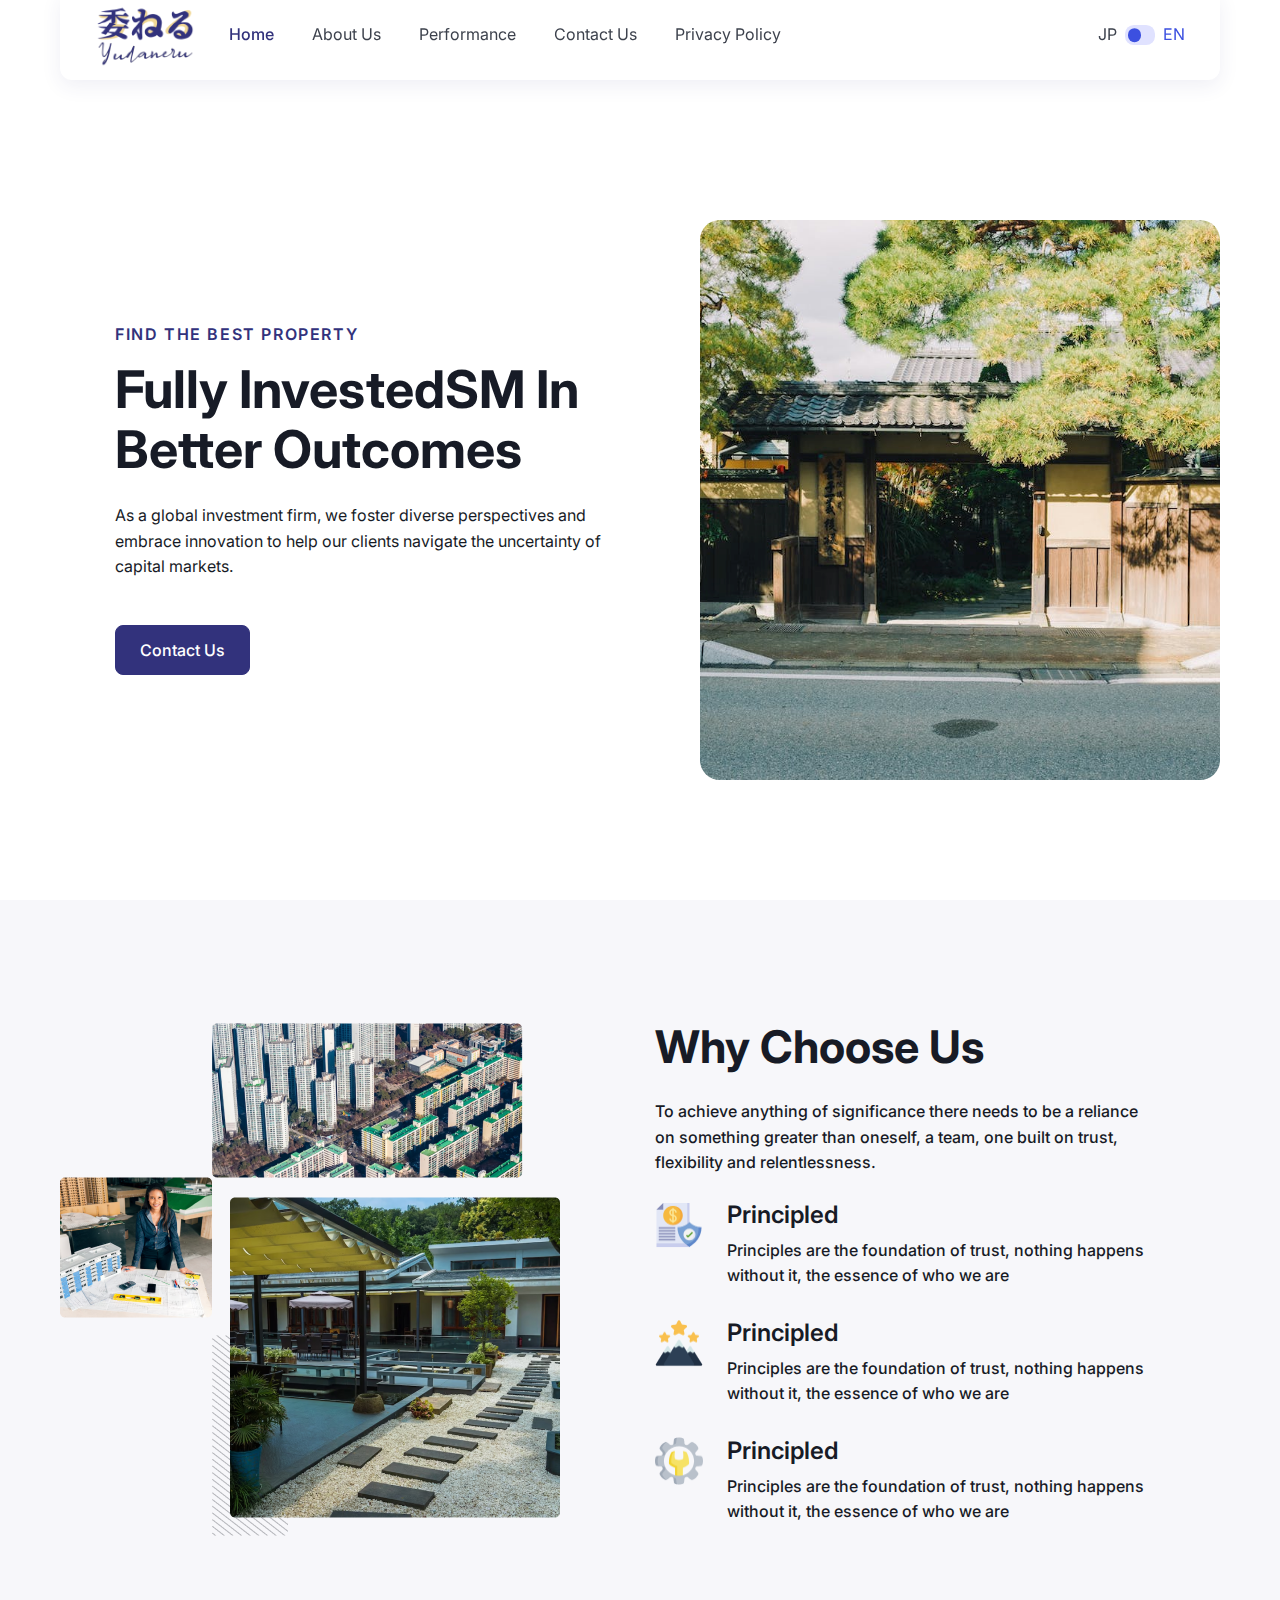
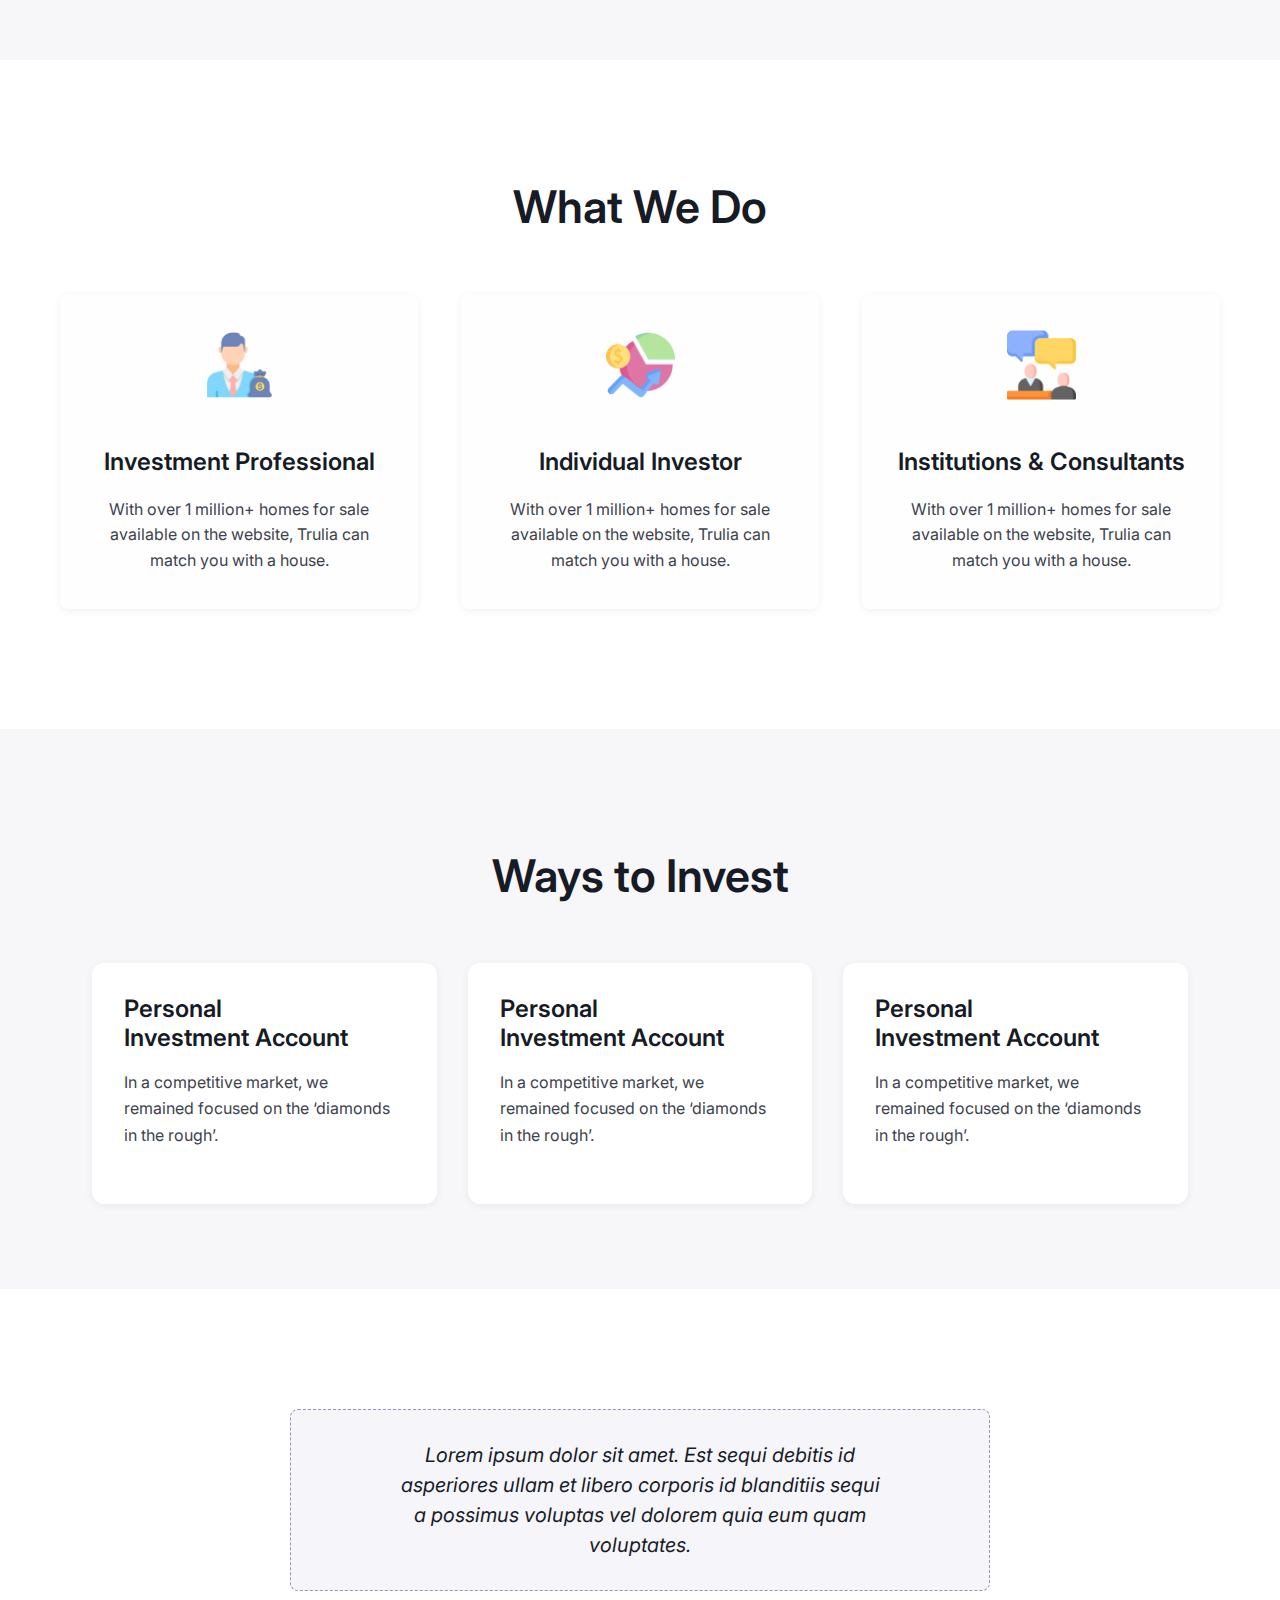
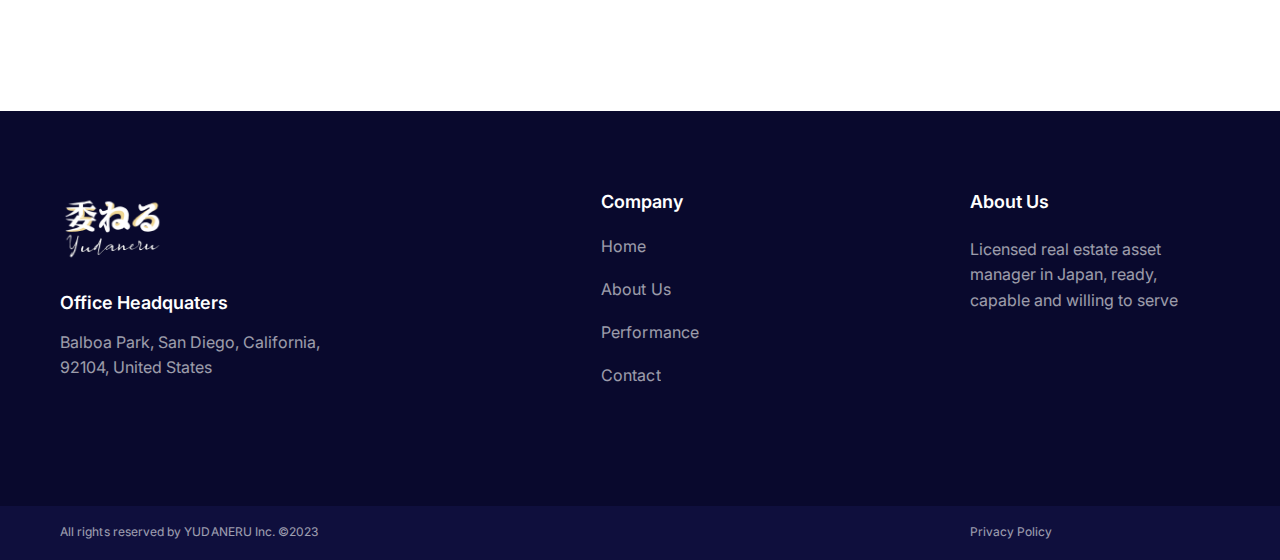
<file: index.html>
<!DOCTYPE html>
<html lang="en">
<head>
    <meta charset="UTF-8">
    <meta name="viewport" content="width=device-width, initial-scale=1.0">
    <title>Home</title>
    <link rel="stylesheet" href="./assets/css/main.css">
</head>
<body>
    <div class="main">
        <header class="header sticky">
            <div class="autoContainer">
                <div class="header__inner">
                    <a class="logo" href="/">
                        <img src="./assets/images/logo.png" alt="yudaneru">
                    </a>
                    <div class="nav">
                        <div class="nav__inner">
                            <div class="nav__inner-group">
                                <a class="nav__inner-link active" href="/">Home</a>
                                <a class="nav__inner-link" href="/about.html">About Us</a>
                                <a class="nav__inner-link" href="/contact-us.html">Performance</a>
                                <a class="nav__inner-link" href="/performance.html">Contact Us</a>
                                <a class="nav__inner-link" href="/privacy-policy.html">Privacy Policy</a>
                            </div>
                            <div class="nav__inner-group">
                                <div class="switchLang active">
                                    <span>JP</span>
                                    <div class="switchLang__label"></div>
                                    <span>EN</span>
                                </div>
                            </div>
                        </div>
                    </div>
                    <button class="burger"></button>
                </div>
            </div>
        </header>
        <section class="hero">
            <div class="autoContainer">
                <div class="hero__inner">
                    <div class="hero__inner-content">
                        <strong>FIND THE BEST PROPERTY</strong>
                        <h1>Fully InvestedSM in Better Outcomes</h1>
                        <p>As a global investment firm, we foster diverse
                             perspectives and embrace innovation to help our 
                             clients navigate the uncertainty of capital markets.</p>
                             <a class="button button--primary" href="/contact-us.html">Contact Us</a>
                    </div>
                    <div class="hero__inner-banner">
                        <div class="hero__banner">
                            <img src="./assets/images/intro.png" alt="banner">
                        </div>
                    </div>
                </div>
            </div>
        </section>
        <section class="whyUs">
            <div class="autoContainer">
                <div class="whyUs__inner">
                    <div class="whyUs__inner-banner">
                        <img src="./assets/images/chooseUs_banner.png" alt="Choose Us Banner">
                    </div>
                    <div class="whyUs__inner-content">
                        <h2>Why Choose Us</h2>
                        <p>
                            To achieve anything of significance there
                             needs to be a reliance on something greater 
                             than oneself, a team, one built on trust, flexibility 
                             and relentlessness. 
                        </p>
                        <ul class="whyUs__list">
                            <li class="whyUs__list-item">
                                <div class="whyUs__list-item-icon">
                                    <img src="./assets/images/illustrations/ChooseUs(1).png" alt="choose Us icon">
                                </div>
                                <h4 class="_sm">Principled</h4>
                                <p>
                                    Principles are the foundation of trust, nothing 
                                    happens without it, the essence of who we are 
                                </p>
                            </li>
                            <li class="whyUs__list-item">
                                <div class="whyUs__list-item-icon">
                                    <img src="./assets/images/illustrations/ChooseUs (2).png" alt="choose Us icon">
                                </div>
                                <h4 class="_sm">Principled</h4>
                                <p>
                                    Principles are the foundation of trust, nothing 
                                    happens without it, the essence of who we are 
                                </p>
                            </li>
                            <li class="whyUs__list-item">
                                <div class="whyUs__list-item-icon">
                                    <img src="./assets/images/illustrations/ChooseUs (3).png" alt="choose Us icon">
                                </div>
                                <h4 class="_sm">Principled</h4>
                                <p>
                                    Principles are the foundation of trust, nothing 
                                    happens without it, the essence of who we are 
                                </p>
                            </li>
                        </ul>
                    </div>
                </div>
            </div>
        </section>
        <section class="grid grid--service">
            <div class="autoContainer">
                <div class="grid__inner">
                    <h2>What We Do</h2>
                    <div class="grid__inner-row">
                        <div class="gridItem">
                            <div class="gridItem__image">
                                <img src="./assets/images/illustrations/service-1.png">
                            </div>
                            <div class="gridItem__info">
                                <h4>Investment Professional</h4>
                                <p>
                                    With over 1 million+ homes for sale 
                                    available on the website, Trulia can match 
                                    you with a house.
                                </p>
                            </div>
                        </div>
                        <div class="gridItem">
                            <div class="gridItem__image">
                                <img src="./assets/images/illustrations/service-2.png" alt="">
                            </div>
                            <div class="gridItem__info">
                                <h4>Individual Investor</h4>
                                <p>
                                    With over 1 million+ homes for sale 
                                    available on the website, Trulia can match 
                                    you with a house.
                                </p>
                            </div>
                        </div>
                        <div class="gridItem">
                            <div class="gridItem__image">
                                <img src="./assets/images/illustrations/service-3.png" alt="">
                            </div>
                            <div class="gridItem__info">
                                <h4>Institutions & Consultants</h4>
                                <p>
                                    With over 1 million+ homes for sale 
                                    available on the website, Trulia can match 
                                    you with a house.
                                </p>
                            </div>
                        </div>
                    </div>
                </div>
            </div>
        </section>
        <section class="grid grid--invest">
            <div class="autoContainer">
                <div class="grid__inner">
                    <h2>Ways to Invest</h2>
                    <div class="grid__inner-row">
                        <div class="gridItem">
                            <h4>
                                Personal <br>
                                Investment Account
                            </h4>
                            <p>
                                In a competitive market, we remained 
                                focused on the ‘diamonds in the rough’.
                            </p>
                        </div>
                        <div class="gridItem">
                            <h4>
                                Personal <br>
                                Investment Account
                            </h4>
                            <p>
                                In a competitive market, we remained 
                                focused on the ‘diamonds in the rough’.
                            </p>
                        </div>
                        <div class="gridItem">
                            <h4>
                                Personal <br>
                                Investment Account
                            </h4>
                            <p>
                                In a competitive market, we remained 
                                focused on the ‘diamonds in the rough’.
                            </p>
                        </div>
                    </div>
                </div>
            </div>
        </section>
        <section class="feedbacks">
            <div class="autoContainer">
                <div class="feedbacks__inner">
                    <div class="feedbacks__slider">
                        <div class="feedbacks__slider-item">
                            <p>
                                Lorem ipsum dolor sit amet. Est sequi
                                 debitis id asperiores ullam et libero
                                  corporis id blanditiis sequi a 
                                  possimus voluptas vel dolorem quia 
                                  eum quam voluptates.
                            </p>
                        </div>
                    </div>
                </div>
            </div>
        </section>
        <footer class="footer">
            <div class="autoContainer">
                <div class="footer__inner">
                    <div class="footer__inner-info">
                        <div class="logo">
                            <img src="./assets/images/logolight.png" alt="yudaneru">
                        </div>
                        <div class="footer__inner-info-group">
                            <h6>Office Headquaters</h6>
                            <p class="_sm">Balboa Park,	San Diego, California, 	92104, 	United States</p>
                        </div>
                    </div>
                    <div class="footer__inner-links">
                        <div class="footer__inner-links-column">
                            <h6>Company</h6>
                            <a href="/" class="footer__inner-link">Home</a>
                            <a href="/about.html" class="footer__inner-link">About Us</a>
                            <a href="/performance.html" class="footer__inner-link">Performance</a>
                            <a href="/contact-us.html" class="footer__inner-link">Contact</a>
                        </div>
                    </div>
                    <div class="footer__inner-social">
                        <h6>About Us</h6>
                        <p class="_sm">Licensed real estate asset manager in Japan, ready, capable and willing to serve</p>
                    </div>
                </div>
                <div class="footer__copyright">
                    <p class="_sm">All rights reserved by YUDANERU Inc. ©2023</p>
                    <a href="privacy-policy.html">Privacy Policy</a>
                </div>
            </div>
        </footer>
    </div>
</body>
</html>
</file>
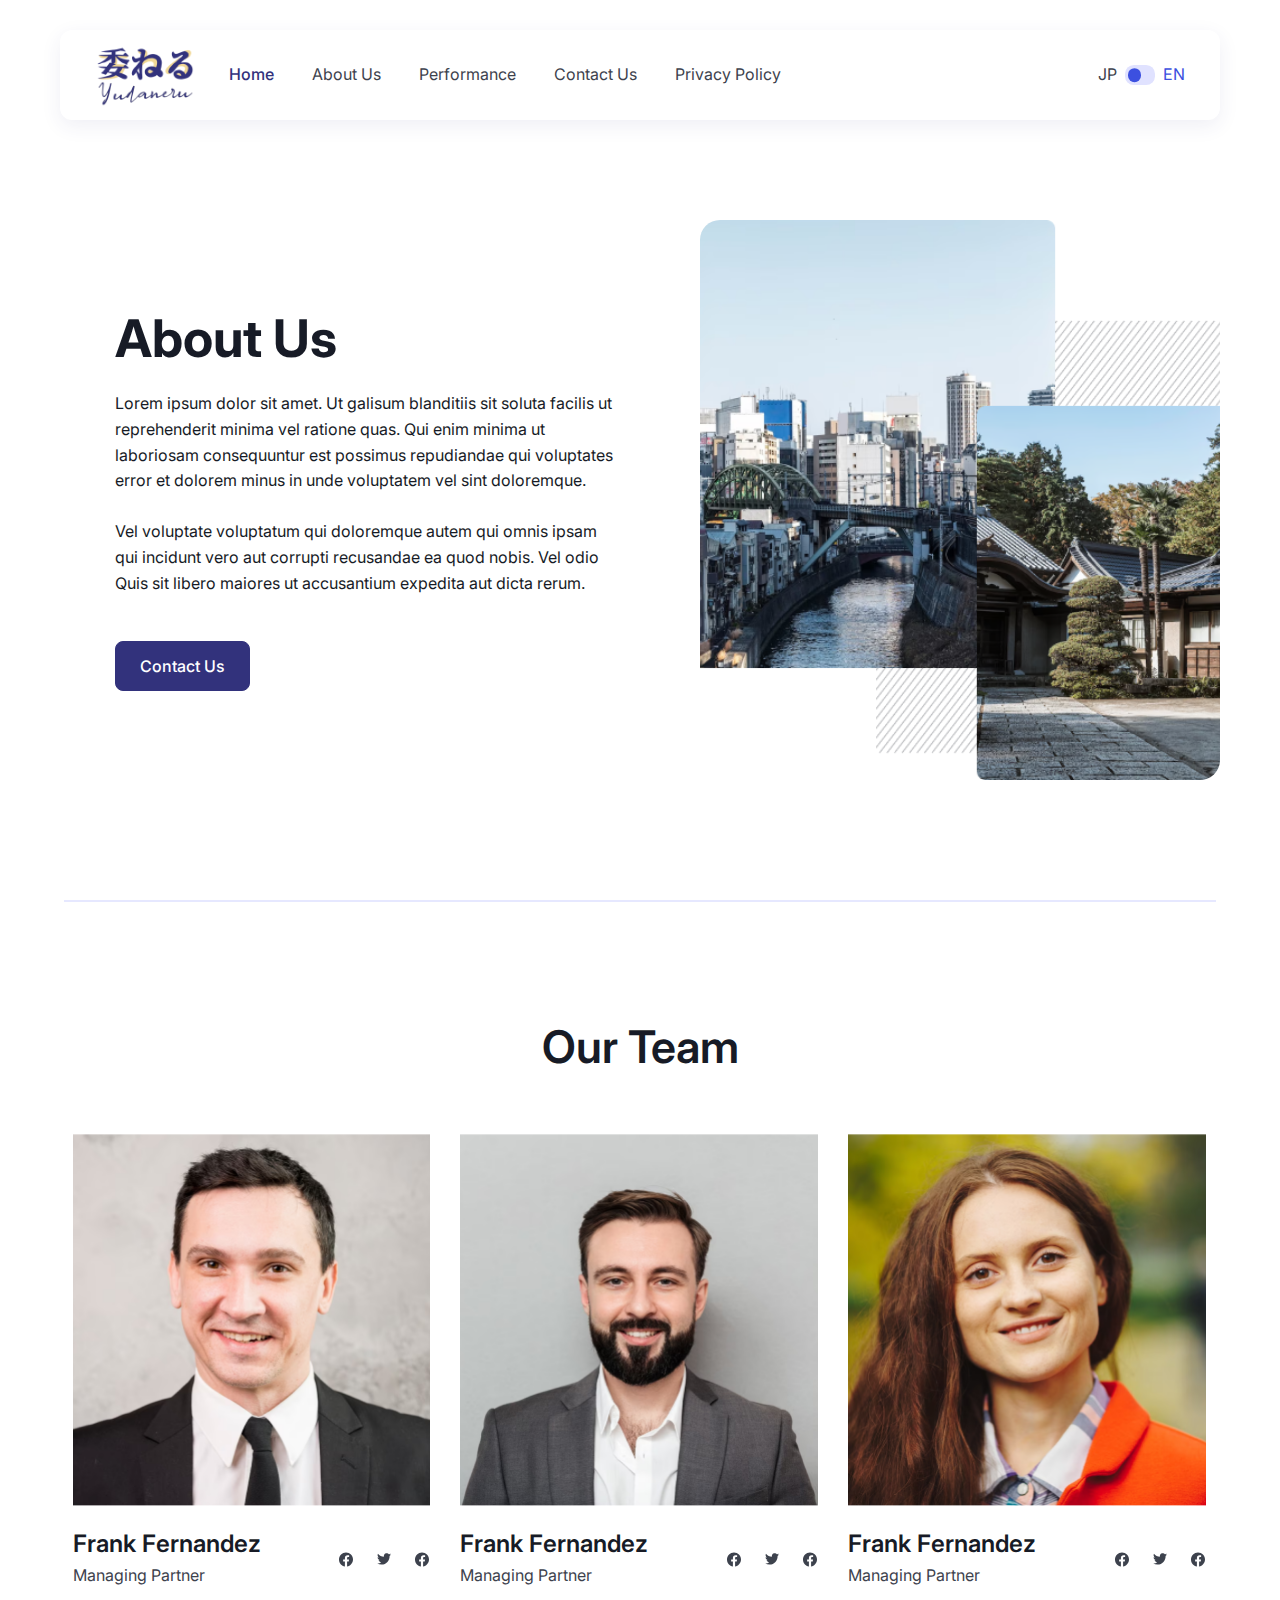
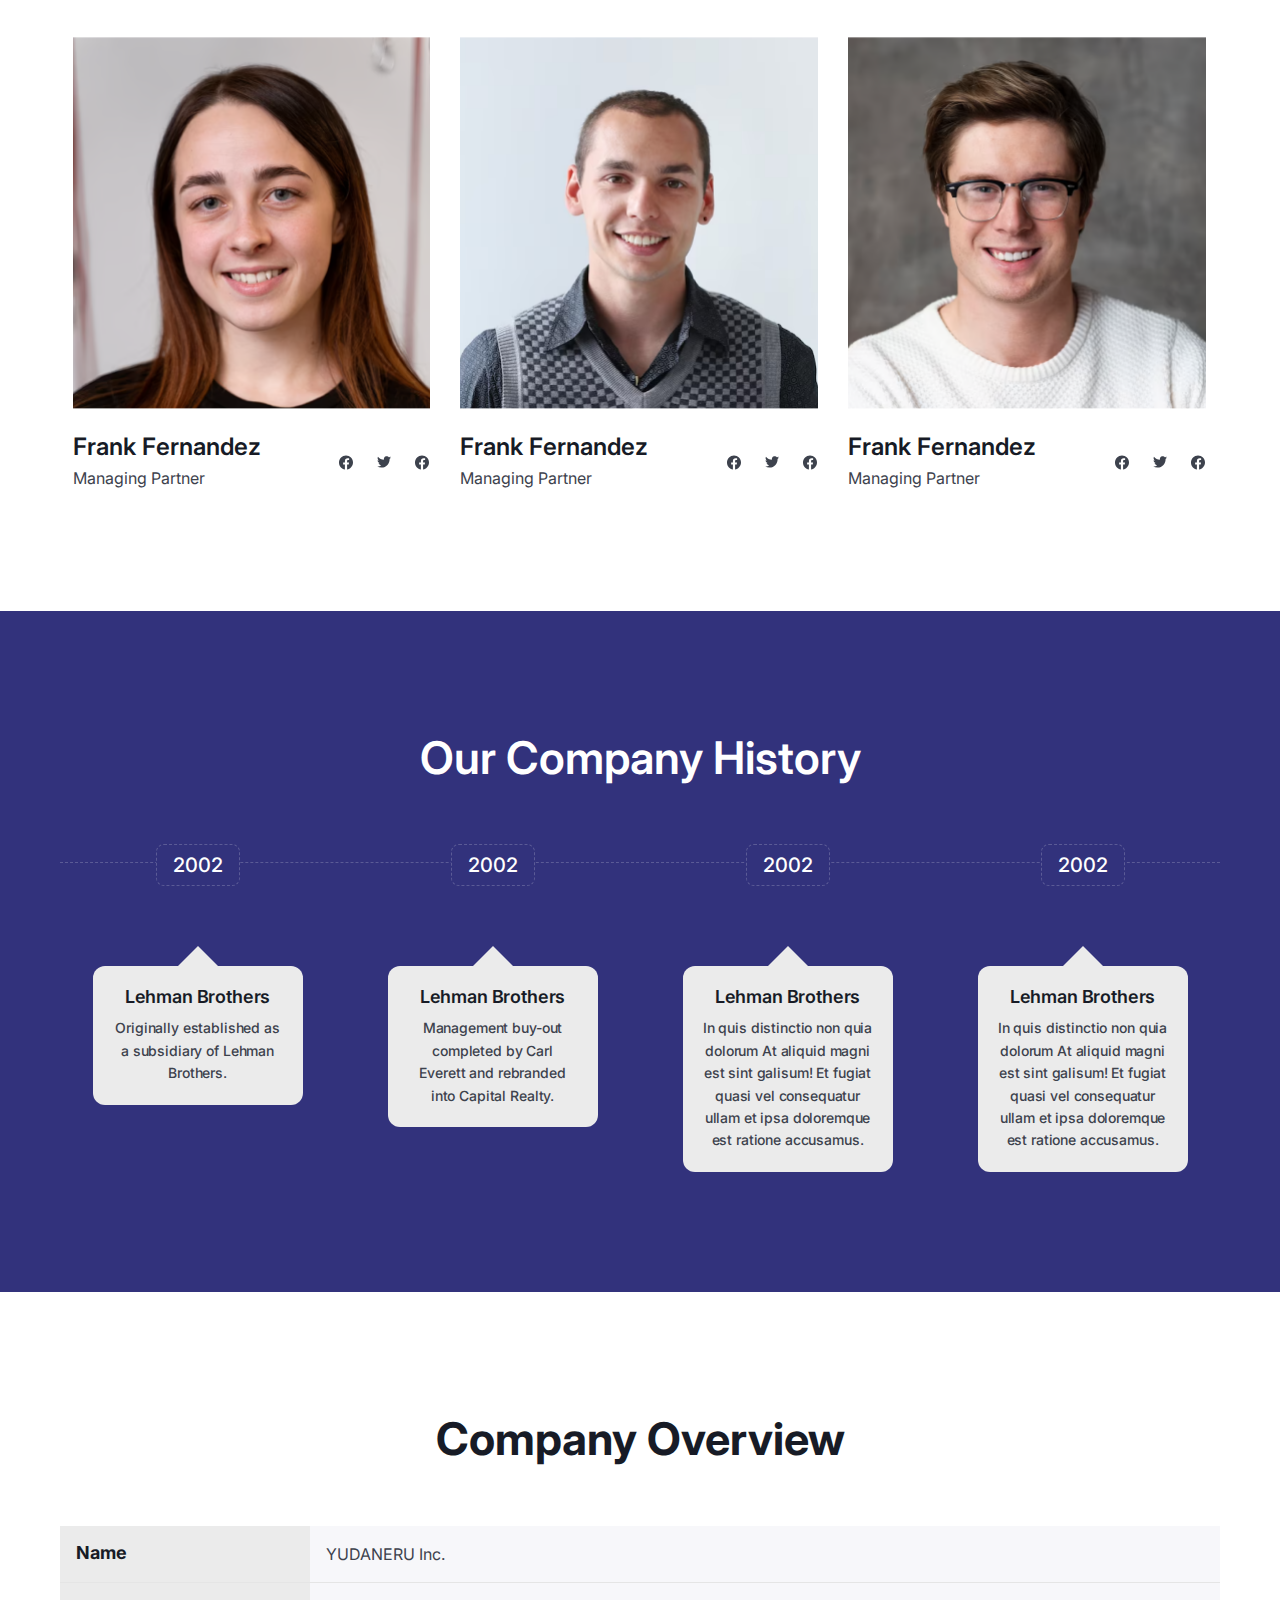
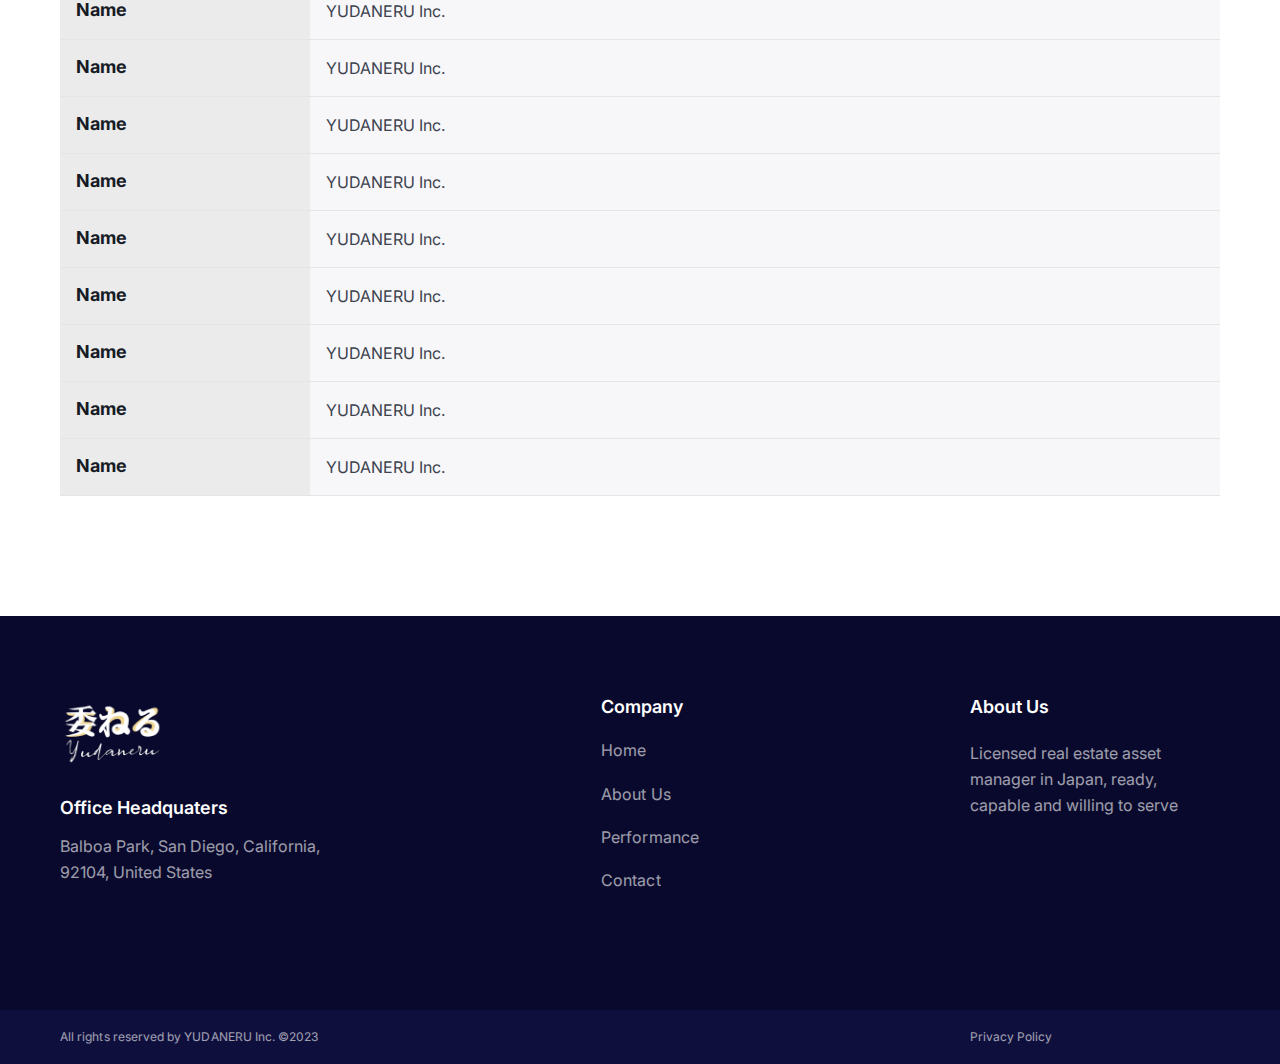
<file: about.html>
<!DOCTYPE html>
<html lang="en">
<head>
    <meta charset="UTF-8">
    <meta name="viewport" content="width=device-width, initial-scale=1.0">
    <title>About Us</title>
    <link rel="stylesheet" href="./assets/css/main.css">
</head>
<body>
    <div class="main">
        <header class="header">
            <div class="autoContainer">
                <div class="header__inner">
                    <a class="logo" href="/">
                        <img src="./assets/images/logo.png" alt="yudaneru">
                    </a>
                    <div class="nav">
                        <div class="nav__inner">
                            <div class="nav__inner-group">
                                <a class="nav__inner-link active" href="/">Home</a>
                                <a class="nav__inner-link" href="/about.html">About Us</a>
                                <a class="nav__inner-link" href="/contact-us.html">Performance</a>
                                <a class="nav__inner-link" href="/performance.html">Contact Us</a>
                                <a class="nav__inner-link" href="/privacy-policy.html">Privacy Policy</a>
                            </div>
                            <div class="nav__inner-group">
                                <div class="switchLang active">
                                    <span>JP</span>
                                    <div class="switchLang__label"></div>
                                    <span>EN</span>
                                </div>
                            </div>
                        </div>
                    </div>
                    <button class="burger"></button>
                </div>
            </div>
        </header>
        <section class="hero hero--border">
            <div class="autoContainer">
                <div class="hero__inner">
                    <div class="hero__inner-content">
                        <h1>About Us</h1>
                        <p>
                            Lorem ipsum dolor sit amet. Ut galisum blanditiis sit soluta facilis ut reprehenderit minima vel 
                            ratione quas. Qui enim minima ut laboriosam consequuntur est possimus repudiandae qui voluptates error 
                            et dolorem minus in unde voluptatem vel sint doloremque. <br> <br>
                            Vel voluptate voluptatum qui doloremque autem qui omnis ipsam qui incidunt vero aut corrupti recusandae 
                            ea quod nobis. Vel odio Quis sit libero maiores ut accusantium expedita aut dicta rerum.
                        </p>
                             <a class="button button--primary" href="/contact-us">Contact Us</a>
                    </div>
                    <div class="hero__inner-banner">
                        <div class="hero__banner">
                            <img src="./assets/images/aboutUsherobanner.png" alt="banner">
                        </div>
                    </div>
                </div>
            </div>
        </section>
        <section class="grid grid--team">
            <div class="autoContainer">
                <div class="grid__inner">
                    <h2>Our Team</h2>
                    <div class="grid__inner-row">
                        <div class="gridItem">
                            <div class="gridItem__image">
                                <div class="ratioImage">
                                    <img src="./assets/images/personal/person1.png" alt="">
                                </div>
                            </div>
                            <div class="gridItem__info">
                                <div class="gridItem__info-text">
                                    <h4>Frank Fernandez</h4>
                                    <p class="_sm">Managing Partner</p>
                                </div>
                                <div class="gridItem__info-social">
                                    <a href="" class="button button--icon smIcon">
                                        <svg width="16" height="17" viewBox="0 0 16 17" fill="none" xmlns="http://www.w3.org/2000/svg">
                                            <path d="M16 8.46998C16 4.02398 12.418 0.419983 8.00005 0.419983C3.58005 0.420983 -0.00195312 4.02398 -0.00195312 8.47098C-0.00195312 12.488 2.92405 15.818 6.74805 16.422V10.797H4.71805V8.47098H6.75005V6.69598C6.75005 4.67898 7.94505 3.56498 9.77205 3.56498C10.648 3.56498 11.563 3.72198 11.563 3.72198V5.70198H10.554C9.56105 5.70198 9.25105 6.32298 9.25105 6.95998V8.46998H11.469L11.115 10.796H9.25005V16.421C13.074 15.817 16 12.487 16 8.46998Z" fill="#3D424D"/>
                                        </svg>
                                    </a>
                                    <a href="" class="button button--icon smIcon">
                                        <svg width="16" height="14" viewBox="0 0 16 14" fill="none" xmlns="http://www.w3.org/2000/svg">
                                            <path d="M5.026 13.421C11.064 13.421 14.367 8.41798 14.367 4.08698C14.367 3.94698 14.367 3.80498 14.361 3.66498C15.0041 3.19947 15.5591 2.62313 16 1.96298C15.3993 2.22783 14.7628 2.40239 14.111 2.48098C14.7975 2.07062 15.3117 1.42495 15.558 0.663981C14.913 1.04611 14.207 1.31435 13.471 1.45698C12.9762 0.930005 12.3214 0.580899 11.6081 0.463739C10.8948 0.346578 10.1627 0.467903 9.52534 0.808919C8.88796 1.14993 8.38081 1.69161 8.08245 2.35004C7.78409 3.00847 7.71118 3.74691 7.875 4.45098C6.56974 4.38553 5.29282 4.04645 4.12704 3.45572C2.96127 2.865 1.93268 2.03583 1.108 1.02198C0.68934 1.74506 0.561574 2.60038 0.750646 3.41425C0.939718 4.22811 1.43145 4.93951 2.126 5.40398C1.60554 5.3863 1.09652 5.24654 0.64 4.99598V5.04098C0.640897 5.79846 0.903307 6.5324 1.38287 7.11874C1.86244 7.70508 2.52975 8.10785 3.272 8.25898C2.99026 8.3366 2.69923 8.37529 2.407 8.37398C2.20098 8.37461 1.99538 8.35552 1.793 8.31698C2.00279 8.96904 2.41127 9.53915 2.96125 9.94746C3.51122 10.3558 4.17513 10.5818 4.86 10.594C3.69656 11.5078 2.2594 12.0034 0.78 12.001C0.519321 12.0021 0.258823 11.9871 0 11.956C1.50151 12.9132 3.2453 13.4215 5.026 13.421Z" fill="#3D424D"/>
                                        </svg>
                                    </a>
                                    <a href="" class="button button--icon smIcon">
                                        <svg width="16" height="17" viewBox="0 0 16 17" fill="none" xmlns="http://www.w3.org/2000/svg">
                                            <path d="M16 8.46998C16 4.02398 12.418 0.419983 8.00005 0.419983C3.58005 0.420983 -0.00195312 4.02398 -0.00195312 8.47098C-0.00195312 12.488 2.92405 15.818 6.74805 16.422V10.797H4.71805V8.47098H6.75005V6.69598C6.75005 4.67898 7.94505 3.56498 9.77205 3.56498C10.648 3.56498 11.563 3.72198 11.563 3.72198V5.70198H10.554C9.56105 5.70198 9.25105 6.32298 9.25105 6.95998V8.46998H11.469L11.115 10.796H9.25005V16.421C13.074 15.817 16 12.487 16 8.46998Z" fill="#3D424D"/>
                                        </svg>
                                    </a>
                                </div>
                            </div>
                        </div>
                        <div class="gridItem">
                            <div class="gridItem__image">
                                <div class="ratioImage">
                                    <img src="./assets/images/personal/person2.png" alt="">
                                </div>
                            </div>
                            <div class="gridItem__info">
                                <div class="gridItem__info-text">
                                    <h4>Frank Fernandez</h4>
                                    <p class="_sm">Managing Partner</p>
                                </div>
                                <div class="gridItem__info-social">
                                    <a href="" class="button button--icon smIcon">
                                        <svg width="16" height="17" viewBox="0 0 16 17" fill="none" xmlns="http://www.w3.org/2000/svg">
                                            <path d="M16 8.46998C16 4.02398 12.418 0.419983 8.00005 0.419983C3.58005 0.420983 -0.00195312 4.02398 -0.00195312 8.47098C-0.00195312 12.488 2.92405 15.818 6.74805 16.422V10.797H4.71805V8.47098H6.75005V6.69598C6.75005 4.67898 7.94505 3.56498 9.77205 3.56498C10.648 3.56498 11.563 3.72198 11.563 3.72198V5.70198H10.554C9.56105 5.70198 9.25105 6.32298 9.25105 6.95998V8.46998H11.469L11.115 10.796H9.25005V16.421C13.074 15.817 16 12.487 16 8.46998Z" fill="#3D424D"/>
                                        </svg>
                                    </a>
                                    <a href="" class="button button--icon smIcon">
                                        <svg width="16" height="14" viewBox="0 0 16 14" fill="none" xmlns="http://www.w3.org/2000/svg">
                                            <path d="M5.026 13.421C11.064 13.421 14.367 8.41798 14.367 4.08698C14.367 3.94698 14.367 3.80498 14.361 3.66498C15.0041 3.19947 15.5591 2.62313 16 1.96298C15.3993 2.22783 14.7628 2.40239 14.111 2.48098C14.7975 2.07062 15.3117 1.42495 15.558 0.663981C14.913 1.04611 14.207 1.31435 13.471 1.45698C12.9762 0.930005 12.3214 0.580899 11.6081 0.463739C10.8948 0.346578 10.1627 0.467903 9.52534 0.808919C8.88796 1.14993 8.38081 1.69161 8.08245 2.35004C7.78409 3.00847 7.71118 3.74691 7.875 4.45098C6.56974 4.38553 5.29282 4.04645 4.12704 3.45572C2.96127 2.865 1.93268 2.03583 1.108 1.02198C0.68934 1.74506 0.561574 2.60038 0.750646 3.41425C0.939718 4.22811 1.43145 4.93951 2.126 5.40398C1.60554 5.3863 1.09652 5.24654 0.64 4.99598V5.04098C0.640897 5.79846 0.903307 6.5324 1.38287 7.11874C1.86244 7.70508 2.52975 8.10785 3.272 8.25898C2.99026 8.3366 2.69923 8.37529 2.407 8.37398C2.20098 8.37461 1.99538 8.35552 1.793 8.31698C2.00279 8.96904 2.41127 9.53915 2.96125 9.94746C3.51122 10.3558 4.17513 10.5818 4.86 10.594C3.69656 11.5078 2.2594 12.0034 0.78 12.001C0.519321 12.0021 0.258823 11.9871 0 11.956C1.50151 12.9132 3.2453 13.4215 5.026 13.421Z" fill="#3D424D"/>
                                        </svg>
                                    </a>
                                    <a href="" class="button button--icon smIcon">
                                        <svg width="16" height="17" viewBox="0 0 16 17" fill="none" xmlns="http://www.w3.org/2000/svg">
                                            <path d="M16 8.46998C16 4.02398 12.418 0.419983 8.00005 0.419983C3.58005 0.420983 -0.00195312 4.02398 -0.00195312 8.47098C-0.00195312 12.488 2.92405 15.818 6.74805 16.422V10.797H4.71805V8.47098H6.75005V6.69598C6.75005 4.67898 7.94505 3.56498 9.77205 3.56498C10.648 3.56498 11.563 3.72198 11.563 3.72198V5.70198H10.554C9.56105 5.70198 9.25105 6.32298 9.25105 6.95998V8.46998H11.469L11.115 10.796H9.25005V16.421C13.074 15.817 16 12.487 16 8.46998Z" fill="#3D424D"/>
                                        </svg>
                                    </a>
                                </div>
                            </div>
                        </div>
                        <div class="gridItem">
                            <div class="gridItem__image">
                                <div class="ratioImage">
                                    <img src="./assets/images/personal/person3.png" alt="">
                                </div>
                            </div>
                            <div class="gridItem__info">
                                <div class="gridItem__info-text">
                                    <h4>Frank Fernandez</h4>
                                    <p class="_sm">Managing Partner</p>
                                </div>
                                <div class="gridItem__info-social">
                                    <a href="" class="button button--icon smIcon">
                                        <svg width="16" height="17" viewBox="0 0 16 17" fill="none" xmlns="http://www.w3.org/2000/svg">
                                            <path d="M16 8.46998C16 4.02398 12.418 0.419983 8.00005 0.419983C3.58005 0.420983 -0.00195312 4.02398 -0.00195312 8.47098C-0.00195312 12.488 2.92405 15.818 6.74805 16.422V10.797H4.71805V8.47098H6.75005V6.69598C6.75005 4.67898 7.94505 3.56498 9.77205 3.56498C10.648 3.56498 11.563 3.72198 11.563 3.72198V5.70198H10.554C9.56105 5.70198 9.25105 6.32298 9.25105 6.95998V8.46998H11.469L11.115 10.796H9.25005V16.421C13.074 15.817 16 12.487 16 8.46998Z" fill="#3D424D"/>
                                        </svg>
                                    </a>
                                    <a href="" class="button button--icon smIcon">
                                        <svg width="16" height="14" viewBox="0 0 16 14" fill="none" xmlns="http://www.w3.org/2000/svg">
                                            <path d="M5.026 13.421C11.064 13.421 14.367 8.41798 14.367 4.08698C14.367 3.94698 14.367 3.80498 14.361 3.66498C15.0041 3.19947 15.5591 2.62313 16 1.96298C15.3993 2.22783 14.7628 2.40239 14.111 2.48098C14.7975 2.07062 15.3117 1.42495 15.558 0.663981C14.913 1.04611 14.207 1.31435 13.471 1.45698C12.9762 0.930005 12.3214 0.580899 11.6081 0.463739C10.8948 0.346578 10.1627 0.467903 9.52534 0.808919C8.88796 1.14993 8.38081 1.69161 8.08245 2.35004C7.78409 3.00847 7.71118 3.74691 7.875 4.45098C6.56974 4.38553 5.29282 4.04645 4.12704 3.45572C2.96127 2.865 1.93268 2.03583 1.108 1.02198C0.68934 1.74506 0.561574 2.60038 0.750646 3.41425C0.939718 4.22811 1.43145 4.93951 2.126 5.40398C1.60554 5.3863 1.09652 5.24654 0.64 4.99598V5.04098C0.640897 5.79846 0.903307 6.5324 1.38287 7.11874C1.86244 7.70508 2.52975 8.10785 3.272 8.25898C2.99026 8.3366 2.69923 8.37529 2.407 8.37398C2.20098 8.37461 1.99538 8.35552 1.793 8.31698C2.00279 8.96904 2.41127 9.53915 2.96125 9.94746C3.51122 10.3558 4.17513 10.5818 4.86 10.594C3.69656 11.5078 2.2594 12.0034 0.78 12.001C0.519321 12.0021 0.258823 11.9871 0 11.956C1.50151 12.9132 3.2453 13.4215 5.026 13.421Z" fill="#3D424D"/>
                                        </svg>
                                    </a>
                                    <a href="" class="button button--icon smIcon">
                                        <svg width="16" height="17" viewBox="0 0 16 17" fill="none" xmlns="http://www.w3.org/2000/svg">
                                            <path d="M16 8.46998C16 4.02398 12.418 0.419983 8.00005 0.419983C3.58005 0.420983 -0.00195312 4.02398 -0.00195312 8.47098C-0.00195312 12.488 2.92405 15.818 6.74805 16.422V10.797H4.71805V8.47098H6.75005V6.69598C6.75005 4.67898 7.94505 3.56498 9.77205 3.56498C10.648 3.56498 11.563 3.72198 11.563 3.72198V5.70198H10.554C9.56105 5.70198 9.25105 6.32298 9.25105 6.95998V8.46998H11.469L11.115 10.796H9.25005V16.421C13.074 15.817 16 12.487 16 8.46998Z" fill="#3D424D"/>
                                        </svg>
                                    </a>
                                </div>
                            </div>
                        </div>
                        <div class="gridItem">
                            <div class="gridItem__image">
                                <div class="ratioImage">
                                    <img src="./assets/images/personal/person4.png" alt="">
                                </div>
                            </div>
                            <div class="gridItem__info">
                                <div class="gridItem__info-text">
                                    <h4>Frank Fernandez</h4>
                                    <p class="_sm">Managing Partner</p>
                                </div>
                                <div class="gridItem__info-social">
                                    <a href="" class="button button--icon smIcon">
                                        <svg width="16" height="17" viewBox="0 0 16 17" fill="none" xmlns="http://www.w3.org/2000/svg">
                                            <path d="M16 8.46998C16 4.02398 12.418 0.419983 8.00005 0.419983C3.58005 0.420983 -0.00195312 4.02398 -0.00195312 8.47098C-0.00195312 12.488 2.92405 15.818 6.74805 16.422V10.797H4.71805V8.47098H6.75005V6.69598C6.75005 4.67898 7.94505 3.56498 9.77205 3.56498C10.648 3.56498 11.563 3.72198 11.563 3.72198V5.70198H10.554C9.56105 5.70198 9.25105 6.32298 9.25105 6.95998V8.46998H11.469L11.115 10.796H9.25005V16.421C13.074 15.817 16 12.487 16 8.46998Z" fill="#3D424D"/>
                                        </svg>
                                    </a>
                                    <a href="" class="button button--icon smIcon">
                                        <svg width="16" height="14" viewBox="0 0 16 14" fill="none" xmlns="http://www.w3.org/2000/svg">
                                            <path d="M5.026 13.421C11.064 13.421 14.367 8.41798 14.367 4.08698C14.367 3.94698 14.367 3.80498 14.361 3.66498C15.0041 3.19947 15.5591 2.62313 16 1.96298C15.3993 2.22783 14.7628 2.40239 14.111 2.48098C14.7975 2.07062 15.3117 1.42495 15.558 0.663981C14.913 1.04611 14.207 1.31435 13.471 1.45698C12.9762 0.930005 12.3214 0.580899 11.6081 0.463739C10.8948 0.346578 10.1627 0.467903 9.52534 0.808919C8.88796 1.14993 8.38081 1.69161 8.08245 2.35004C7.78409 3.00847 7.71118 3.74691 7.875 4.45098C6.56974 4.38553 5.29282 4.04645 4.12704 3.45572C2.96127 2.865 1.93268 2.03583 1.108 1.02198C0.68934 1.74506 0.561574 2.60038 0.750646 3.41425C0.939718 4.22811 1.43145 4.93951 2.126 5.40398C1.60554 5.3863 1.09652 5.24654 0.64 4.99598V5.04098C0.640897 5.79846 0.903307 6.5324 1.38287 7.11874C1.86244 7.70508 2.52975 8.10785 3.272 8.25898C2.99026 8.3366 2.69923 8.37529 2.407 8.37398C2.20098 8.37461 1.99538 8.35552 1.793 8.31698C2.00279 8.96904 2.41127 9.53915 2.96125 9.94746C3.51122 10.3558 4.17513 10.5818 4.86 10.594C3.69656 11.5078 2.2594 12.0034 0.78 12.001C0.519321 12.0021 0.258823 11.9871 0 11.956C1.50151 12.9132 3.2453 13.4215 5.026 13.421Z" fill="#3D424D"/>
                                        </svg>
                                    </a>
                                    <a href="" class="button button--icon smIcon">
                                        <svg width="16" height="17" viewBox="0 0 16 17" fill="none" xmlns="http://www.w3.org/2000/svg">
                                            <path d="M16 8.46998C16 4.02398 12.418 0.419983 8.00005 0.419983C3.58005 0.420983 -0.00195312 4.02398 -0.00195312 8.47098C-0.00195312 12.488 2.92405 15.818 6.74805 16.422V10.797H4.71805V8.47098H6.75005V6.69598C6.75005 4.67898 7.94505 3.56498 9.77205 3.56498C10.648 3.56498 11.563 3.72198 11.563 3.72198V5.70198H10.554C9.56105 5.70198 9.25105 6.32298 9.25105 6.95998V8.46998H11.469L11.115 10.796H9.25005V16.421C13.074 15.817 16 12.487 16 8.46998Z" fill="#3D424D"/>
                                        </svg>
                                    </a>
                                </div>
                            </div>
                        </div>
                        <div class="gridItem">
                            <div class="gridItem__image">
                                <div class="ratioImage">
                                    <img src="./assets/images/personal/person5.png" alt="">
                                </div>
                            </div>
                            <div class="gridItem__info">
                                <div class="gridItem__info-text">
                                    <h4>Frank Fernandez</h4>
                                    <p class="_sm">Managing Partner</p>
                                </div>
                                <div class="gridItem__info-social">
                                    <a href="" class="button button--icon smIcon">
                                        <svg width="16" height="17" viewBox="0 0 16 17" fill="none" xmlns="http://www.w3.org/2000/svg">
                                            <path d="M16 8.46998C16 4.02398 12.418 0.419983 8.00005 0.419983C3.58005 0.420983 -0.00195312 4.02398 -0.00195312 8.47098C-0.00195312 12.488 2.92405 15.818 6.74805 16.422V10.797H4.71805V8.47098H6.75005V6.69598C6.75005 4.67898 7.94505 3.56498 9.77205 3.56498C10.648 3.56498 11.563 3.72198 11.563 3.72198V5.70198H10.554C9.56105 5.70198 9.25105 6.32298 9.25105 6.95998V8.46998H11.469L11.115 10.796H9.25005V16.421C13.074 15.817 16 12.487 16 8.46998Z" fill="#3D424D"/>
                                        </svg>
                                    </a>
                                    <a href="" class="button button--icon smIcon">
                                        <svg width="16" height="14" viewBox="0 0 16 14" fill="none" xmlns="http://www.w3.org/2000/svg">
                                            <path d="M5.026 13.421C11.064 13.421 14.367 8.41798 14.367 4.08698C14.367 3.94698 14.367 3.80498 14.361 3.66498C15.0041 3.19947 15.5591 2.62313 16 1.96298C15.3993 2.22783 14.7628 2.40239 14.111 2.48098C14.7975 2.07062 15.3117 1.42495 15.558 0.663981C14.913 1.04611 14.207 1.31435 13.471 1.45698C12.9762 0.930005 12.3214 0.580899 11.6081 0.463739C10.8948 0.346578 10.1627 0.467903 9.52534 0.808919C8.88796 1.14993 8.38081 1.69161 8.08245 2.35004C7.78409 3.00847 7.71118 3.74691 7.875 4.45098C6.56974 4.38553 5.29282 4.04645 4.12704 3.45572C2.96127 2.865 1.93268 2.03583 1.108 1.02198C0.68934 1.74506 0.561574 2.60038 0.750646 3.41425C0.939718 4.22811 1.43145 4.93951 2.126 5.40398C1.60554 5.3863 1.09652 5.24654 0.64 4.99598V5.04098C0.640897 5.79846 0.903307 6.5324 1.38287 7.11874C1.86244 7.70508 2.52975 8.10785 3.272 8.25898C2.99026 8.3366 2.69923 8.37529 2.407 8.37398C2.20098 8.37461 1.99538 8.35552 1.793 8.31698C2.00279 8.96904 2.41127 9.53915 2.96125 9.94746C3.51122 10.3558 4.17513 10.5818 4.86 10.594C3.69656 11.5078 2.2594 12.0034 0.78 12.001C0.519321 12.0021 0.258823 11.9871 0 11.956C1.50151 12.9132 3.2453 13.4215 5.026 13.421Z" fill="#3D424D"/>
                                        </svg>
                                    </a>
                                    <a href="" class="button button--icon smIcon">
                                        <svg width="16" height="17" viewBox="0 0 16 17" fill="none" xmlns="http://www.w3.org/2000/svg">
                                            <path d="M16 8.46998C16 4.02398 12.418 0.419983 8.00005 0.419983C3.58005 0.420983 -0.00195312 4.02398 -0.00195312 8.47098C-0.00195312 12.488 2.92405 15.818 6.74805 16.422V10.797H4.71805V8.47098H6.75005V6.69598C6.75005 4.67898 7.94505 3.56498 9.77205 3.56498C10.648 3.56498 11.563 3.72198 11.563 3.72198V5.70198H10.554C9.56105 5.70198 9.25105 6.32298 9.25105 6.95998V8.46998H11.469L11.115 10.796H9.25005V16.421C13.074 15.817 16 12.487 16 8.46998Z" fill="#3D424D"/>
                                        </svg>
                                    </a>
                                </div>
                            </div>
                        </div>
                        <div class="gridItem">
                            <div class="gridItem__image">
                                <div class="ratioImage">
                                    <img src="./assets/images/personal/person6.png" alt="">
                                </div>
                            </div>
                            <div class="gridItem__info">
                                <div class="gridItem__info-text">
                                    <h4>Frank Fernandez</h4>
                                    <p class="_sm">Managing Partner</p>
                                </div>
                                <div class="gridItem__info-social">
                                    <a href="" class="button button--icon smIcon">
                                        <svg width="16" height="17" viewBox="0 0 16 17" fill="none" xmlns="http://www.w3.org/2000/svg">
                                            <path d="M16 8.46998C16 4.02398 12.418 0.419983 8.00005 0.419983C3.58005 0.420983 -0.00195312 4.02398 -0.00195312 8.47098C-0.00195312 12.488 2.92405 15.818 6.74805 16.422V10.797H4.71805V8.47098H6.75005V6.69598C6.75005 4.67898 7.94505 3.56498 9.77205 3.56498C10.648 3.56498 11.563 3.72198 11.563 3.72198V5.70198H10.554C9.56105 5.70198 9.25105 6.32298 9.25105 6.95998V8.46998H11.469L11.115 10.796H9.25005V16.421C13.074 15.817 16 12.487 16 8.46998Z" fill="#3D424D"/>
                                        </svg>
                                    </a>
                                    <a href="" class="button button--icon smIcon">
                                        <svg width="16" height="14" viewBox="0 0 16 14" fill="none" xmlns="http://www.w3.org/2000/svg">
                                            <path d="M5.026 13.421C11.064 13.421 14.367 8.41798 14.367 4.08698C14.367 3.94698 14.367 3.80498 14.361 3.66498C15.0041 3.19947 15.5591 2.62313 16 1.96298C15.3993 2.22783 14.7628 2.40239 14.111 2.48098C14.7975 2.07062 15.3117 1.42495 15.558 0.663981C14.913 1.04611 14.207 1.31435 13.471 1.45698C12.9762 0.930005 12.3214 0.580899 11.6081 0.463739C10.8948 0.346578 10.1627 0.467903 9.52534 0.808919C8.88796 1.14993 8.38081 1.69161 8.08245 2.35004C7.78409 3.00847 7.71118 3.74691 7.875 4.45098C6.56974 4.38553 5.29282 4.04645 4.12704 3.45572C2.96127 2.865 1.93268 2.03583 1.108 1.02198C0.68934 1.74506 0.561574 2.60038 0.750646 3.41425C0.939718 4.22811 1.43145 4.93951 2.126 5.40398C1.60554 5.3863 1.09652 5.24654 0.64 4.99598V5.04098C0.640897 5.79846 0.903307 6.5324 1.38287 7.11874C1.86244 7.70508 2.52975 8.10785 3.272 8.25898C2.99026 8.3366 2.69923 8.37529 2.407 8.37398C2.20098 8.37461 1.99538 8.35552 1.793 8.31698C2.00279 8.96904 2.41127 9.53915 2.96125 9.94746C3.51122 10.3558 4.17513 10.5818 4.86 10.594C3.69656 11.5078 2.2594 12.0034 0.78 12.001C0.519321 12.0021 0.258823 11.9871 0 11.956C1.50151 12.9132 3.2453 13.4215 5.026 13.421Z" fill="#3D424D"/>
                                        </svg>
                                    </a>
                                    <a href="" class="button button--icon smIcon">
                                        <svg width="16" height="17" viewBox="0 0 16 17" fill="none" xmlns="http://www.w3.org/2000/svg">
                                            <path d="M16 8.46998C16 4.02398 12.418 0.419983 8.00005 0.419983C3.58005 0.420983 -0.00195312 4.02398 -0.00195312 8.47098C-0.00195312 12.488 2.92405 15.818 6.74805 16.422V10.797H4.71805V8.47098H6.75005V6.69598C6.75005 4.67898 7.94505 3.56498 9.77205 3.56498C10.648 3.56498 11.563 3.72198 11.563 3.72198V5.70198H10.554C9.56105 5.70198 9.25105 6.32298 9.25105 6.95998V8.46998H11.469L11.115 10.796H9.25005V16.421C13.074 15.817 16 12.487 16 8.46998Z" fill="#3D424D"/>
                                        </svg>
                                    </a>
                                </div>
                            </div>
                        </div>
                    </div>
                </div>
            </div>
        </section>
        <section class="roadmap">
            <div class="autoContainer">
                <div class="roadmap__inner">
                    <h2>Our Company History</h2>
                    <div class="roadmap__inner-track">
                        <div class="roadmap__item">
                            <div class="roadmap__item-badge">
                                <span>2002</span>
                            </div>
                            <div class="roadmap__item-content">
                                <strong>Lehman Brothers</strong>
                                <p>
                                    Originally established as a subsidiary of Lehman Brothers.
                                </p>
                            </div>
                        </div>
                        <div class="roadmap__item">
                            <div class="roadmap__item-badge">
                                <span>2002</span>
                            </div>
                            <div class="roadmap__item-content">
                                <strong>Lehman Brothers</strong>
                                <p>
                                    Management buy-out completed by Carl Everett and rebranded into Capital Realty.
                                </p>
                            </div>
                        </div>
                        <div class="roadmap__item">
                            <div class="roadmap__item-badge">
                                <span>2002</span>
                            </div>
                            <div class="roadmap__item-content">
                                <strong>Lehman Brothers</strong>
                                <p>
                                    In quis distinctio non quia dolorum At aliquid 
                                    magni est sint galisum! Et fugiat quasi vel 
                                    consequatur ullam et ipsa doloremque est ratione
                                     accusamus.
                                </p>
                            </div>
                        </div>
                        <div class="roadmap__item">
                            <div class="roadmap__item-badge">
                                <span>2002</span>
                            </div>
                            <div class="roadmap__item-content">
                                <strong>Lehman Brothers</strong>
                                <p>
                                    In quis distinctio non quia dolorum At aliquid 
                                    magni est sint galisum! Et fugiat quasi vel 
                                    consequatur ullam et ipsa doloremque est ratione
                                     accusamus.
                                </p>
                            </div>
                        </div>
                    </div>
                </div>
            </div>
        </section>
        <section class="overview">
            <div class="autoContainer">
                <div class="overview__inner">
                    <div class="overview__inner-header">
                        <h2>Company Overview</h2>
                    </div>
                    <div class="overview__inner-content">
                        <div class="overview__inner-row">
                            <div class="overviewContent overviewContent--caption">
                                <h6 class="_sm">Name</h6>
                            </div>
                            <div class="overviewContent">
                                <p>YUDANERU Inc.</p>
                            </div>
                        </div>
                        <div class="overview__inner-row">
                            <div class="overviewContent overviewContent--caption">
                                <h6 class="_sm">Name</h6>
                            </div>
                            <div class="overviewContent">
                                <p>YUDANERU Inc.</p>
                            </div>
                        </div>
                        <div class="overview__inner-row">
                            <div class="overviewContent overviewContent--caption">
                                <h6 class="_sm">Name</h6>
                            </div>
                            <div class="overviewContent">
                                <p>YUDANERU Inc.</p>
                            </div>
                        </div>
                        <div class="overview__inner-row">
                            <div class="overviewContent overviewContent--caption">
                                <h6 class="_sm">Name</h6>
                            </div>
                            <div class="overviewContent">
                                <p>YUDANERU Inc.</p>
                            </div>
                        </div>
                        <div class="overview__inner-row">
                            <div class="overviewContent overviewContent--caption">
                                <h6 class="_sm">Name</h6>
                            </div>
                            <div class="overviewContent">
                                <p>YUDANERU Inc.</p>
                            </div>
                        </div>
                        <div class="overview__inner-row">
                            <div class="overviewContent overviewContent--caption">
                                <h6 class="_sm">Name</h6>
                            </div>
                            <div class="overviewContent">
                                <p>YUDANERU Inc.</p>
                            </div>
                        </div>
                        <div class="overview__inner-row">
                            <div class="overviewContent overviewContent--caption">
                                <h6 class="_sm">Name</h6>
                            </div>
                            <div class="overviewContent">
                                <p>YUDANERU Inc.</p>
                            </div>
                        </div>
                        <div class="overview__inner-row">
                            <div class="overviewContent overviewContent--caption">
                                <h6 class="_sm">Name</h6>
                            </div>
                            <div class="overviewContent">
                                <p>YUDANERU Inc.</p>
                            </div>
                        </div>
                        <div class="overview__inner-row">
                            <div class="overviewContent overviewContent--caption">
                                <h6 class="_sm">Name</h6>
                            </div>
                            <div class="overviewContent">
                                <p>YUDANERU Inc.</p>
                            </div>
                        </div>
                        <div class="overview__inner-row">
                            <div class="overviewContent overviewContent--caption">
                                <h6 class="_sm">Name</h6>
                            </div>
                            <div class="overviewContent">
                                <p>YUDANERU Inc.</p>
                            </div>
                        </div>
                    </div>
                </div>
            </div>
        </section>
        <footer class="footer">
            <div class="autoContainer">
                <div class="footer__inner">
                    <div class="footer__inner-info">
                        <div class="logo">
                            <img src="./assets/images/logolight.png" alt="yudaneru">
                        </div>
                        <div class="footer__inner-info-group">
                            <h6>Office Headquaters</h6>
                            <p class="_sm">Balboa Park,	San Diego, California, 	92104, 	United States</p>
                        </div>
                    </div>
                    <div class="footer__inner-links">
                        <div class="footer__inner-links-column">
                            <h6>Company</h6>
                            <a href="/" class="footer__inner-link">Home</a>
                            <a href="/about.html" class="footer__inner-link">About Us</a>
                            <a href="/performance.html" class="footer__inner-link">Performance</a>
                            <a href="/contact-us.html" class="footer__inner-link">Contact</a>
                        </div>
                    </div>
                    <div class="footer__inner-social">
                        <h6>About Us</h6>
                        <p class="_sm">Licensed real estate asset manager in Japan, ready, capable and willing to serve</p>
                    </div>
                </div>
                <div class="footer__copyright">
                    <p class="_sm">All rights reserved by YUDANERU Inc. ©2023</p>
                    <a href="privacy-policy.html">Privacy Policy</a>
                </div>
            </div>
        </footer>
    </div>
</body>
</html>
</file>
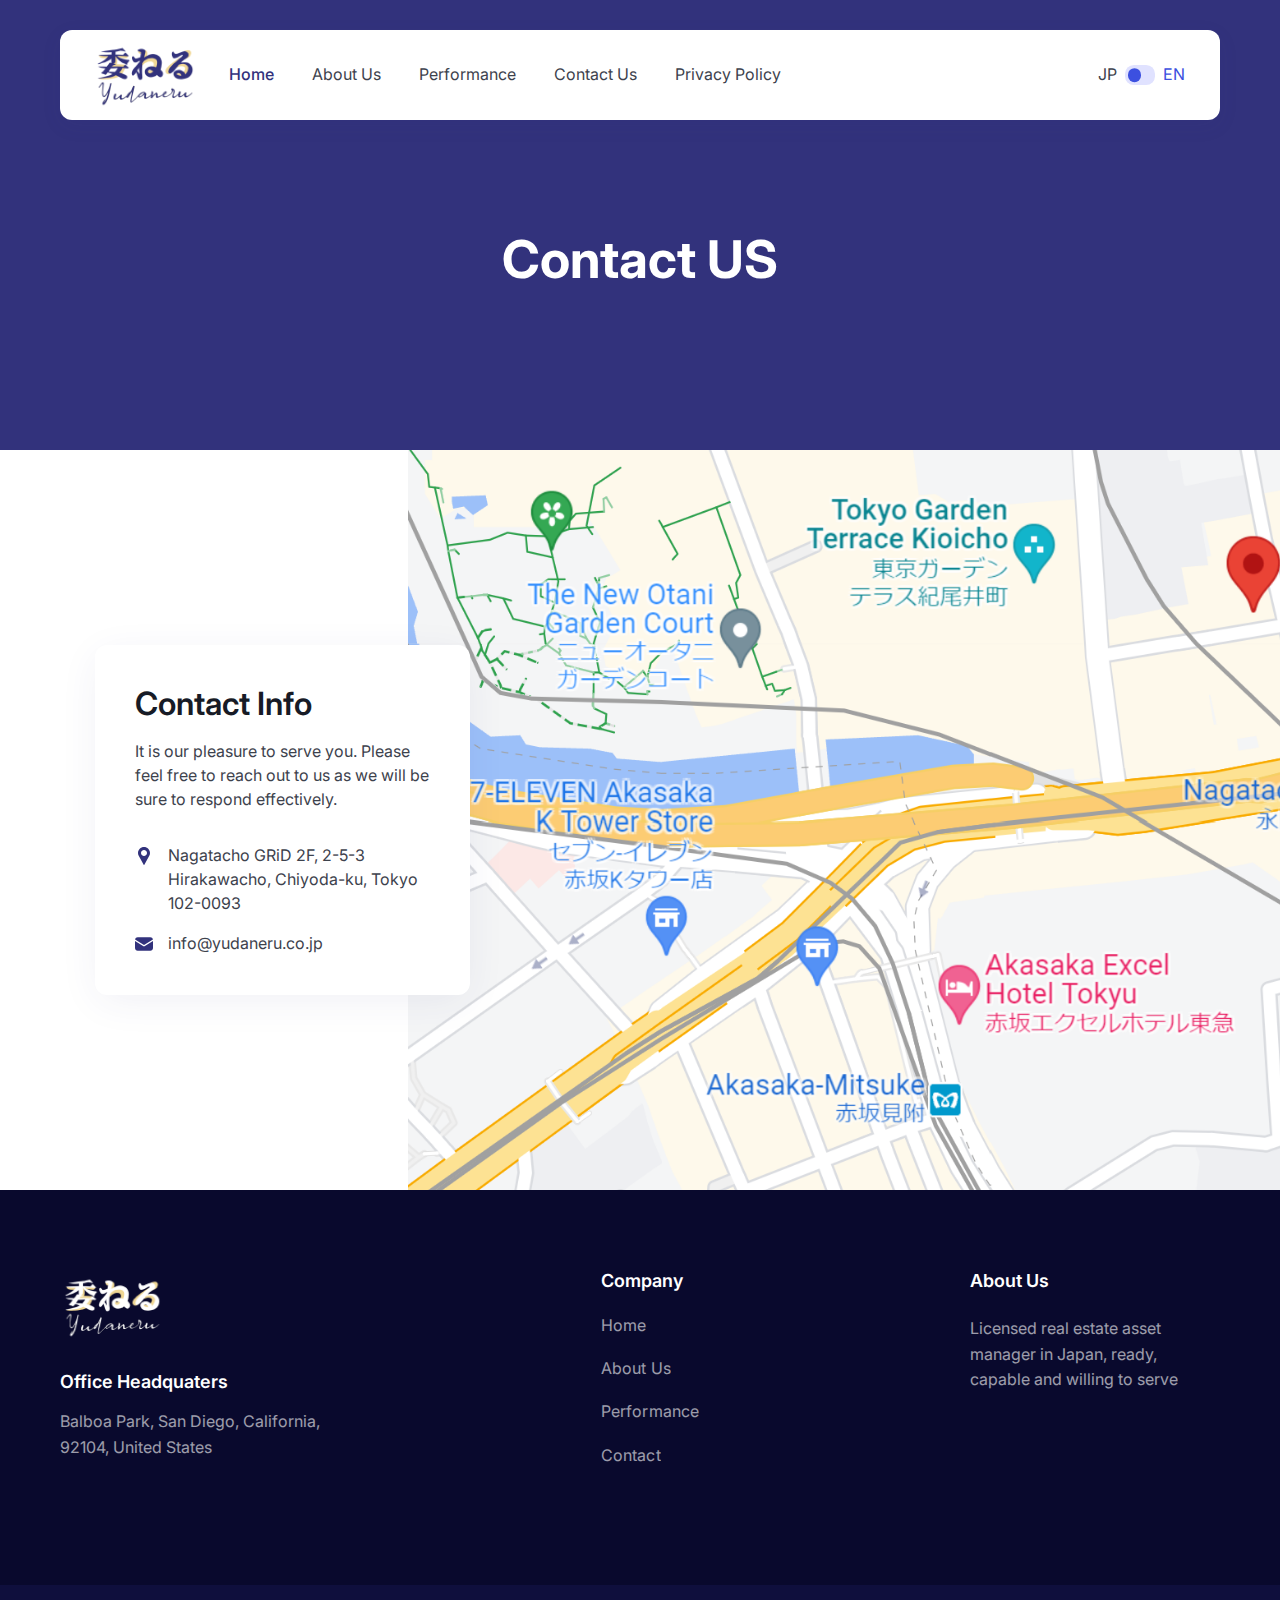
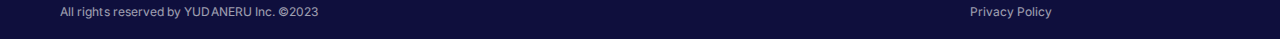
<file: contact-us.html>
<!DOCTYPE html>
<html lang="en">
<head>
    <meta charset="UTF-8">
    <meta name="viewport" content="width=device-width, initial-scale=1.0">
    <title>Contact Us</title>
    <link rel="stylesheet" href="./assets/css/main.css">
</head>
<body>
    <div class="main">
        <header class="header">
            <div class="autoContainer">
                <div class="header__inner">
                    <a class="logo" href="/">
                        <img src="./assets/images/logo.png" alt="yudaneru">
                    </a>
                    <div class="nav">
                        <div class="nav__inner">
                            <div class="nav__inner-group">
                                <a class="nav__inner-link active" href="/">Home</a>
                                <a class="nav__inner-link" href="/about.html">About Us</a>
                                <a class="nav__inner-link" href="/contact-us.html">Performance</a>
                                <a class="nav__inner-link" href="/performance.html">Contact Us</a>
                                <a class="nav__inner-link" href="/privacy-policy.html">Privacy Policy</a>
                            </div>
                            <div class="nav__inner-group">
                                <div class="switchLang active">
                                    <span>JP</span>
                                    <div class="switchLang__label"></div>
                                    <span>EN</span>
                                </div>
                            </div>
                        </div>
                    </div>
                    <button class="burger"></button>
                </div>
            </div>
        </header>
        <section class="heroTitle">
            <div class="autoContainer">
                <div class="heroTitle__inner">
                    <h1>Contact US</h1>
                </div>
            </div>
        </section>
        <section class="map">
            <div class="autoContainer">
                <div class="map__inner">
                    <div class="map__inner-info">
                        <h3>Contact Info</h3>
                        <p>It is our pleasure to serve you. 
                             Please feel free to reach out to us as 
                             we will be sure to respond effectively.</p>

                             <ul>
                                <li>
                                    <span>
                                        <svg width="12" height="18" viewBox="0 0 12 18" fill="none" xmlns="http://www.w3.org/2000/svg">
                                        <path d="M6.00001 0C2.69167 0 0 2.69167 0 6.00001C0 6.99318 0.248309 7.9779 0.720351 8.85132L5.6719 17.8066C5.73782 17.926 5.86343 18 6.00001 18C6.13659 18 6.26221 17.926 6.32812 17.8066L11.2815 8.84837C11.7517 7.9779 12 6.99314 12 5.99998C12 2.69167 9.30836 0 6.00001 0ZM6.00001 9C4.34584 9 3.00002 7.65418 3.00002 6.00001C3.00002 4.34584 4.34584 3.00002 6.00001 3.00002C7.65418 3.00002 9 4.34584 9 6.00001C9 7.65418 7.65418 9 6.00001 9Z" fill="#32327C"/>
                                        </svg>
                                    </span>
                                    <p>Nagatacho GRiD 2F, 2-5-3 Hirakawacho, 
                                        Chiyoda-ku, Tokyo 102-0093</p>
                                </li>

                                <li>
                                    <span>
                                        <svg width="18" height="18" viewBox="0 0 18 18" fill="none" xmlns="http://www.w3.org/2000/svg">
                                        <path d="M9.52066 11.2739C9.35065 11.3802 9.15939 11.4227 8.98937 11.4227C8.81936 11.4227 8.6281 11.3802 8.45809 11.2739L0 6.10984V12.9741C0 14.4404 1.19008 15.6305 2.65643 15.6305H15.3436C16.8099 15.6305 18 14.4404 18 12.9741V6.10984L9.52066 11.2739Z" fill="#32327C"/>
                                        <path d="M15.3436 2.36955H2.6565C1.40266 2.36955 0.340084 3.26211 0.0850666 4.4522L9.01069 9.89257L17.9151 4.4522C17.66 3.26211 16.5975 2.36955 15.3436 2.36955Z" fill="#32327C"/>
                                        </svg>
                                    </span>
                                    <p>info@yudaneru.co.jp </p>
                                </li>
                             </ul>
                    </div>
                    <div class="map__inner-map">
                        <img src="./assets/images/map.png" alt="">
                    </div>
                </div>
            </div>
        </section>
        <footer class="footer">
            <div class="autoContainer">
                <div class="footer__inner">
                    <div class="footer__inner-info">
                        <div class="logo">
                            <img src="./assets/images/logolight.png" alt="yudaneru">
                        </div>
                        <div class="footer__inner-info-group">
                            <h6>Office Headquaters</h6>
                            <p class="_sm">Balboa Park,	San Diego, California, 	92104, 	United States</p>
                        </div>
                    </div>
                    <div class="footer__inner-links">
                        <div class="footer__inner-links-column">
                            <h6>Company</h6>
                            <a href="/" class="footer__inner-link">Home</a>
                            <a href="/about.html" class="footer__inner-link">About Us</a>
                            <a href="/performance.html" class="footer__inner-link">Performance</a>
                            <a href="/contact-us.html" class="footer__inner-link">Contact</a>
                        </div>
                    </div>
                    <div class="footer__inner-social">
                        <h6>About Us</h6>
                        <p class="_sm">Licensed real estate asset manager in Japan, ready, capable and willing to serve</p>
                    </div>
                </div>
                <div class="footer__copyright">
                    <p class="_sm">All rights reserved by YUDANERU Inc. ©2023</p>
                    <a href="privacy-policy.html">Privacy Policy</a>
                </div>
            </div>
        </footer>
    </div>
</body>
</html>
</file>
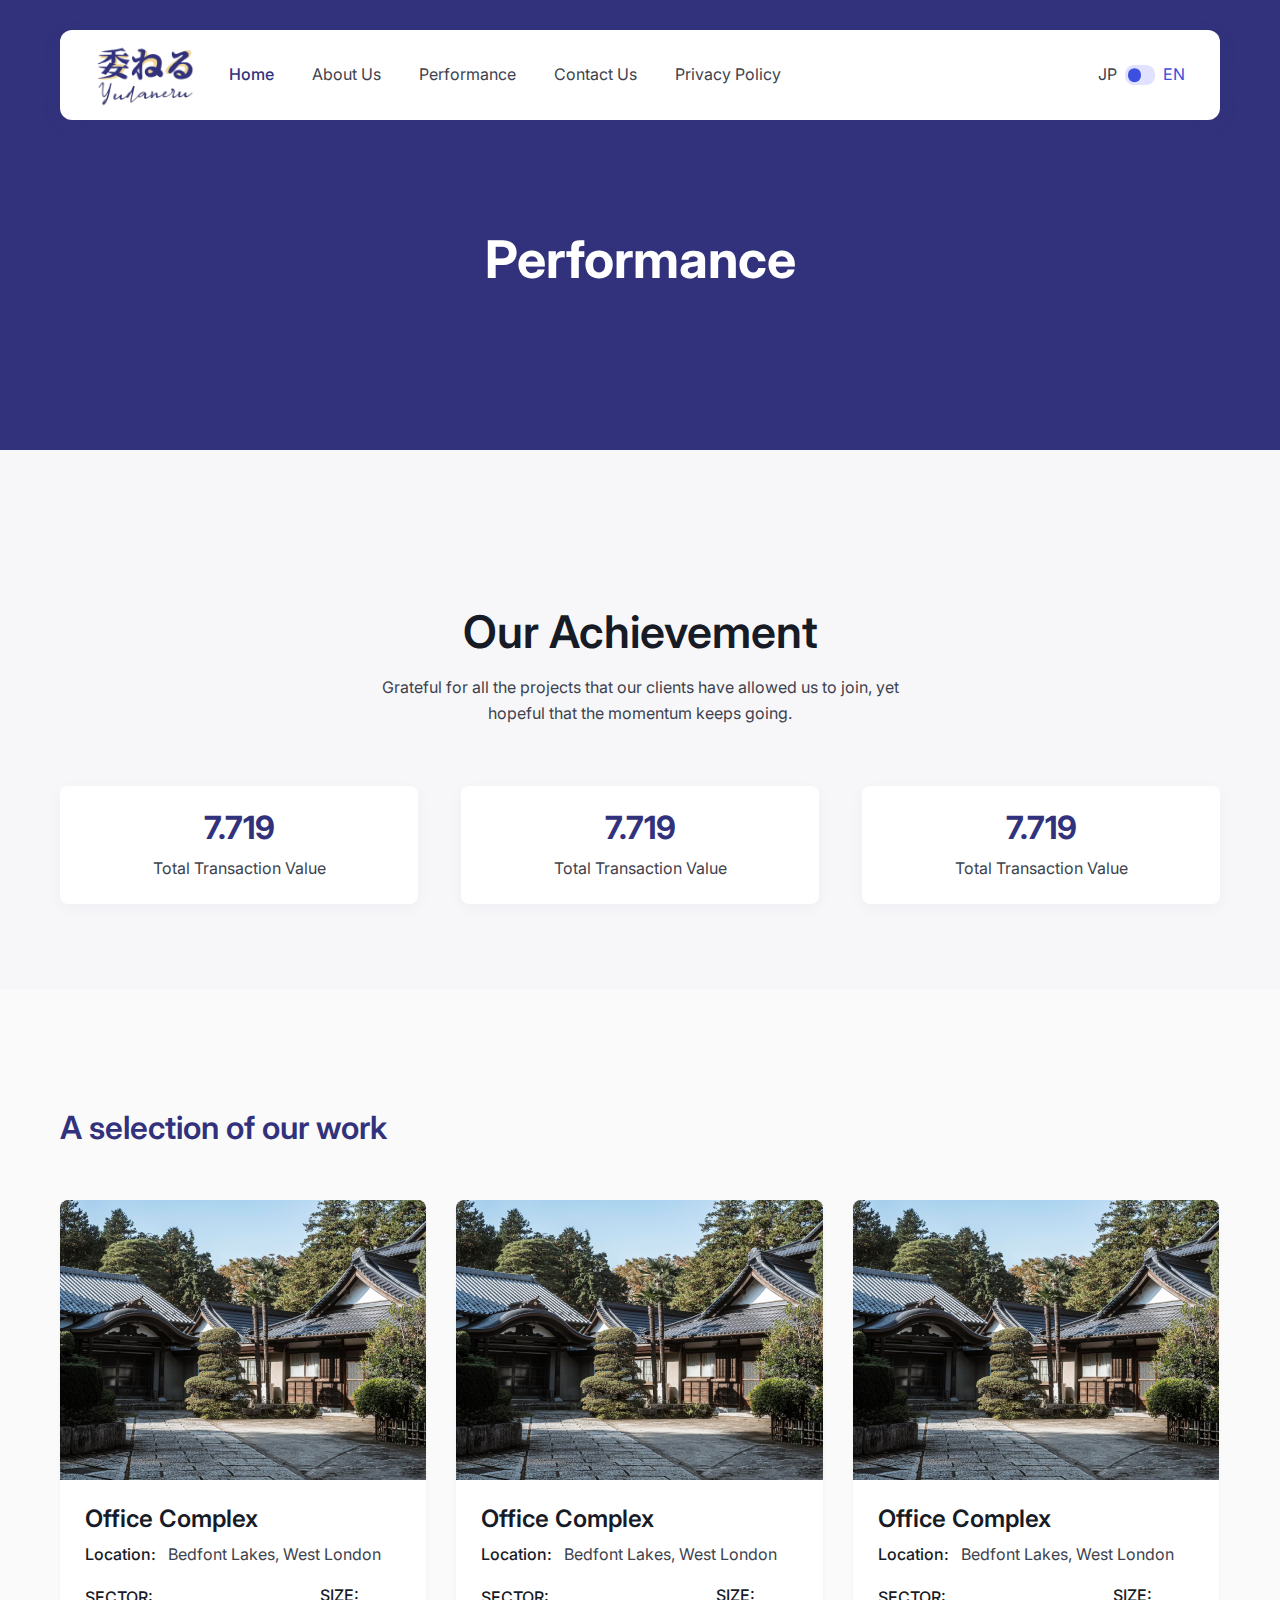
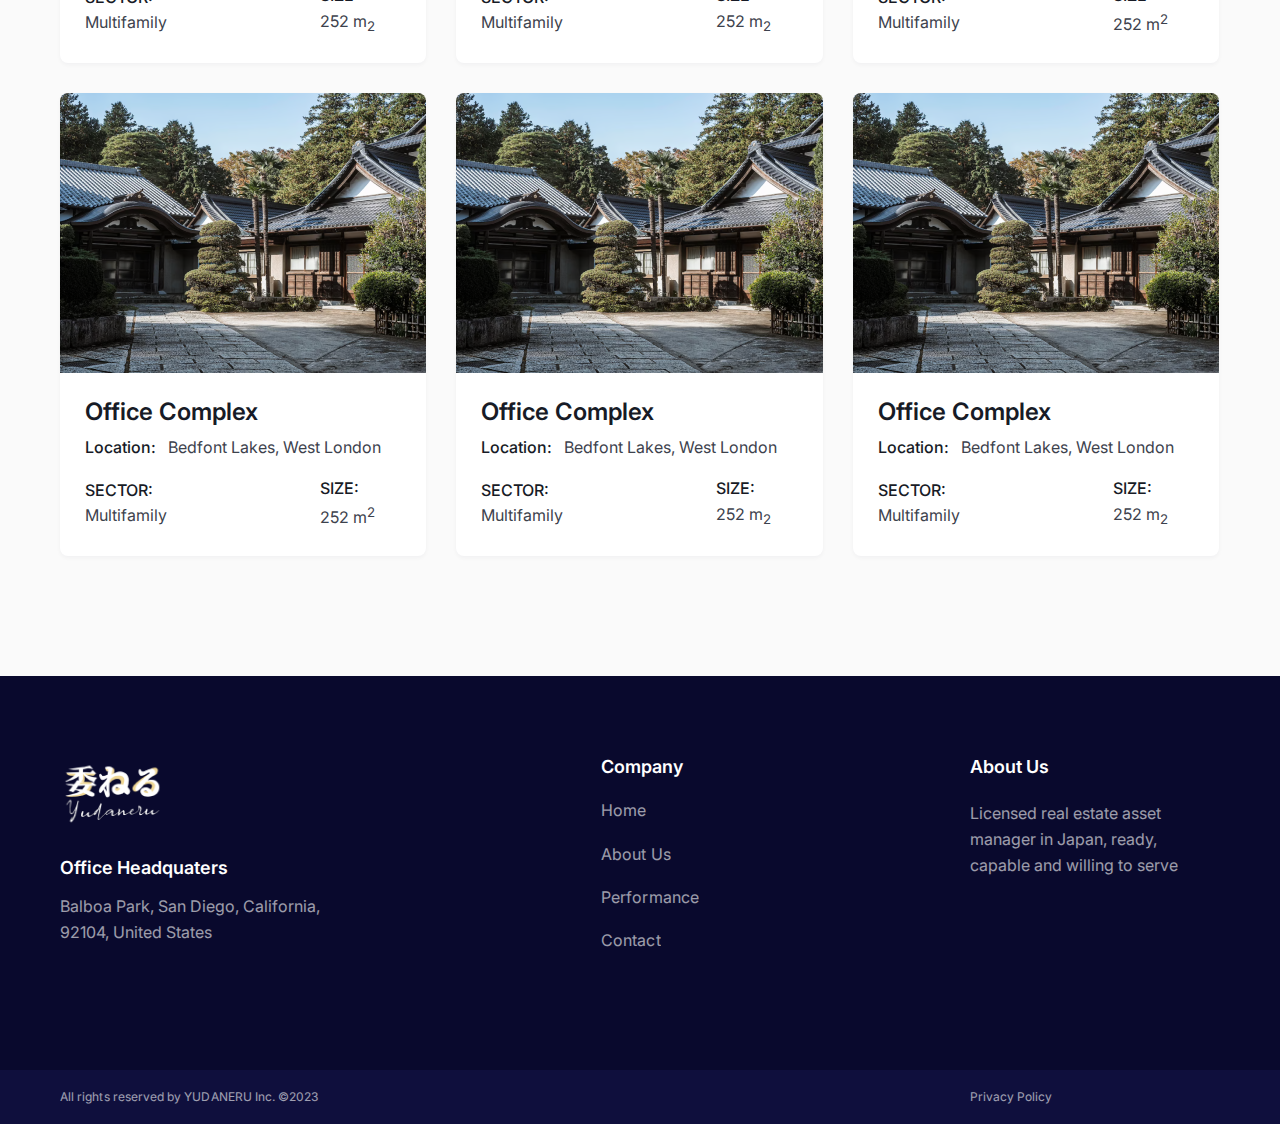
<file: performance.html>
<!DOCTYPE html>
<html lang="en">
<head>
    <meta charset="UTF-8">
    <meta name="viewport" content="width=device-width, initial-scale=1.0">
    <title>Performance</title>
    <link rel="stylesheet" href="./assets/css/main.css">
</head>
<body>
    <div class="main">
        <header class="header">
            <div class="autoContainer">
                <div class="header__inner">
                    <a class="logo" href="/">
                        <img src="./assets/images/logo.png" alt="yudaneru">
                    </a>
                    <div class="nav">
                        <div class="nav__inner">
                            <div class="nav__inner-group">
                                <a class="nav__inner-link active" href="/">Home</a>
                                <a class="nav__inner-link" href="/about.html">About Us</a>
                                <a class="nav__inner-link" href="/contact-us.html">Performance</a>
                                <a class="nav__inner-link" href="/performance.html">Contact Us</a>
                                <a class="nav__inner-link" href="/privacy-policy.html">Privacy Policy</a>
                            </div>
                            <div class="nav__inner-group">
                                <div class="switchLang active">
                                    <span>JP</span>
                                    <div class="switchLang__label"></div>
                                    <span>EN</span>
                                </div>
                            </div>
                        </div>
                    </div>
                    <button class="burger"></button>
                </div>
            </div>
        </header>
        <section class="heroTitle">
            <div class="autoContainer">
                <div class="heroTitle__inner">
                    <h1>Performance</h1>
                </div>
            </div>
        </section>
        <section class="grid grid--achievement">
            <div class="autoContainer">
                <div class="grid__inner">
                    <div class="grid__inner-header">
                        <h2>Our Achievement</h2>
                        <p>Grateful for all the projects that our 
                            clients have allowed us to join, yet hopeful 
                            that the momentum keeps going.</p>
                    </div>
                    <div class="grid__inner-row">
                        <div class="gridItem">
                            <h3>7.719</h3>
                            <p>Total Transaction Value</p>
                        </div>
                        <div class="gridItem">
                            <h3>7.719</h3>
                            <p>Total Transaction Value</p>
                        </div>
                        <div class="gridItem">
                            <h3>7.719</h3>
                            <p>Total Transaction Value</p>
                        </div>
                    </div>
                </div>
            </div>
        </section>
        <section class="grid grid--selection">
            <div class="autoContainer">
                <div class="grid__inner">
                    <h3>A selection of our work</h3>
                    <div class="grid__inner-row">
                        <div class="gridItem">
                            <div class="gridItem__image">
                                <div class="ratioImage">
                                    <img src="/assets/images/investments/investments-1.png" alt="">
                                </div>
                            </div>
                            <div class="gridItem__info">
                                <h4>Office Complex</h4>
                                <p class="_sm">
                                    <strong>Location:</strong>
                                    Bedfont Lakes, West London
                                </p>
                                <div class="gridItem__info-row">
                                    <p class="_sm">
                                        <strong>SECTOR:</strong>
                                        Multifamily
                                    </p>
                                    <p class="_sm">
                                        <strong>SIZE:</strong>
                                        252 m<sub>2</sub>
                                    </p>
                                </div>
                            </div>
                        </div>
                        <div class="gridItem">
                            <div class="gridItem__image">
                                <div class="ratioImage">
                                    <img src="/assets/images/investments/investments-1.png" alt="">
                                </div>
                            </div>
                            <div class="gridItem__info">
                                <h4>Office Complex</h4>
                                <p class="_sm">
                                    <strong>Location:</strong>
                                    Bedfont Lakes, West London
                                </p>
                                <div class="gridItem__info-row">
                                    <p class="_sm">
                                        <strong>SECTOR:</strong>
                                        Multifamily
                                    </p>
                                    <p class="_sm">
                                        <strong>SIZE:</strong>
                                        252 m<sub>2</sub>
                                    </p>
                                </div>
                            </div>
                        </div>
                        <div class="gridItem">
                            <div class="gridItem__image">
                                <div class="ratioImage">
                                    <img src="/assets/images/investments/investments-1.png" alt="">
                                </div>
                            </div>
                            <div class="gridItem__info">
                                <h4>Office Complex</h4>
                                <p class="_sm">
                                    <strong>Location:</strong>
                                    Bedfont Lakes, West London
                                </p>
                                <div class="gridItem__info-row">
                                    <p class="_sm">
                                        <strong>SECTOR:</strong>
                                        Multifamily
                                    </p>
                                    <p class="_sm">
                                        <strong>SIZE:</strong>
                                        252 m<sup>2</sup>
                                    </p>
                                </div>
                            </div>
                        </div>
                        <div class="gridItem">
                            <div class="gridItem__image">
                                <div class="ratioImage">
                                    <img src="/assets/images/investments/investments-1.png" alt="">
                                </div>
                            </div>
                            <div class="gridItem__info">
                                <h4>Office Complex</h4>
                                <p class="_sm">
                                    <strong>Location:</strong>
                                    Bedfont Lakes, West London
                                </p>
                                <div class="gridItem__info-row">
                                    <p class="_sm">
                                        <strong>SECTOR:</strong>
                                        Multifamily
                                    </p>
                                    <p class="_sm">
                                        <strong>SIZE:</strong>
                                        252 m<sup>2</sup>
                                    </p>
                                </div>
                            </div>
                        </div>
                        <div class="gridItem">
                            <div class="gridItem__image">
                                <div class="ratioImage">
                                    <img src="/assets/images/investments/investments-1.png" alt="">
                                </div>
                            </div>
                            <div class="gridItem__info">
                                <h4>Office Complex</h4>
                                <p class="_sm">
                                    <strong>Location:</strong>
                                    Bedfont Lakes, West London
                                </p>
                                <div class="gridItem__info-row">
                                    <p class="_sm">
                                        <strong>SECTOR:</strong>
                                        Multifamily
                                    </p>
                                    <p class="_sm">
                                        <strong>SIZE:</strong>
                                        252 m<sub>2</sub>
                                    </p>
                                </div>
                            </div>
                        </div>
                        <div class="gridItem">
                            <div class="gridItem__image">
                                <div class="ratioImage">
                                    <img src="/assets/images/investments/investments-1.png" alt="">
                                </div>
                            </div>
                            <div class="gridItem__info">
                                <h4>Office Complex</h4>
                                <p class="_sm">
                                    <strong>Location:</strong>
                                    Bedfont Lakes, West London
                                </p>
                                <div class="gridItem__info-row">
                                    <p class="_sm">
                                        <strong>SECTOR:</strong>
                                        Multifamily
                                    </p>
                                    <p class="_sm">
                                        <strong>SIZE:</strong>
                                        252 m<sub>2</sub>
                                    </p>
                                </div>
                            </div>
                        </div>
                    </div>
                </div>
            </div>
        </section>
        <footer class="footer">
            <div class="autoContainer">
                <div class="footer__inner">
                    <div class="footer__inner-info">
                        <div class="logo">
                            <img src="./assets/images/logolight.png" alt="yudaneru">
                        </div>
                        <div class="footer__inner-info-group">
                            <h6>Office Headquaters</h6>
                            <p class="_sm">Balboa Park,	San Diego, California, 	92104, 	United States</p>
                        </div>
                    </div>
                    <div class="footer__inner-links">
                        <div class="footer__inner-links-column">
                            <h6>Company</h6>
                            <a href="/" class="footer__inner-link">Home</a>
                            <a href="/about.html" class="footer__inner-link">About Us</a>
                            <a href="/performance.html" class="footer__inner-link">Performance</a>
                            <a href="/contact-us.html" class="footer__inner-link">Contact</a>
                        </div>
                    </div>
                    <div class="footer__inner-social">
                        <h6>About Us</h6>
                        <p class="_sm">Licensed real estate asset manager in Japan, ready, capable and willing to serve</p>
                    </div>
                </div>
                <div class="footer__copyright">
                    <p class="_sm">All rights reserved by YUDANERU Inc. ©2023</p>
                    <a href="privacy-policy.html">Privacy Policy</a>
                </div>
            </div>
        </footer>
    </div>
</body>
</html>
</file>
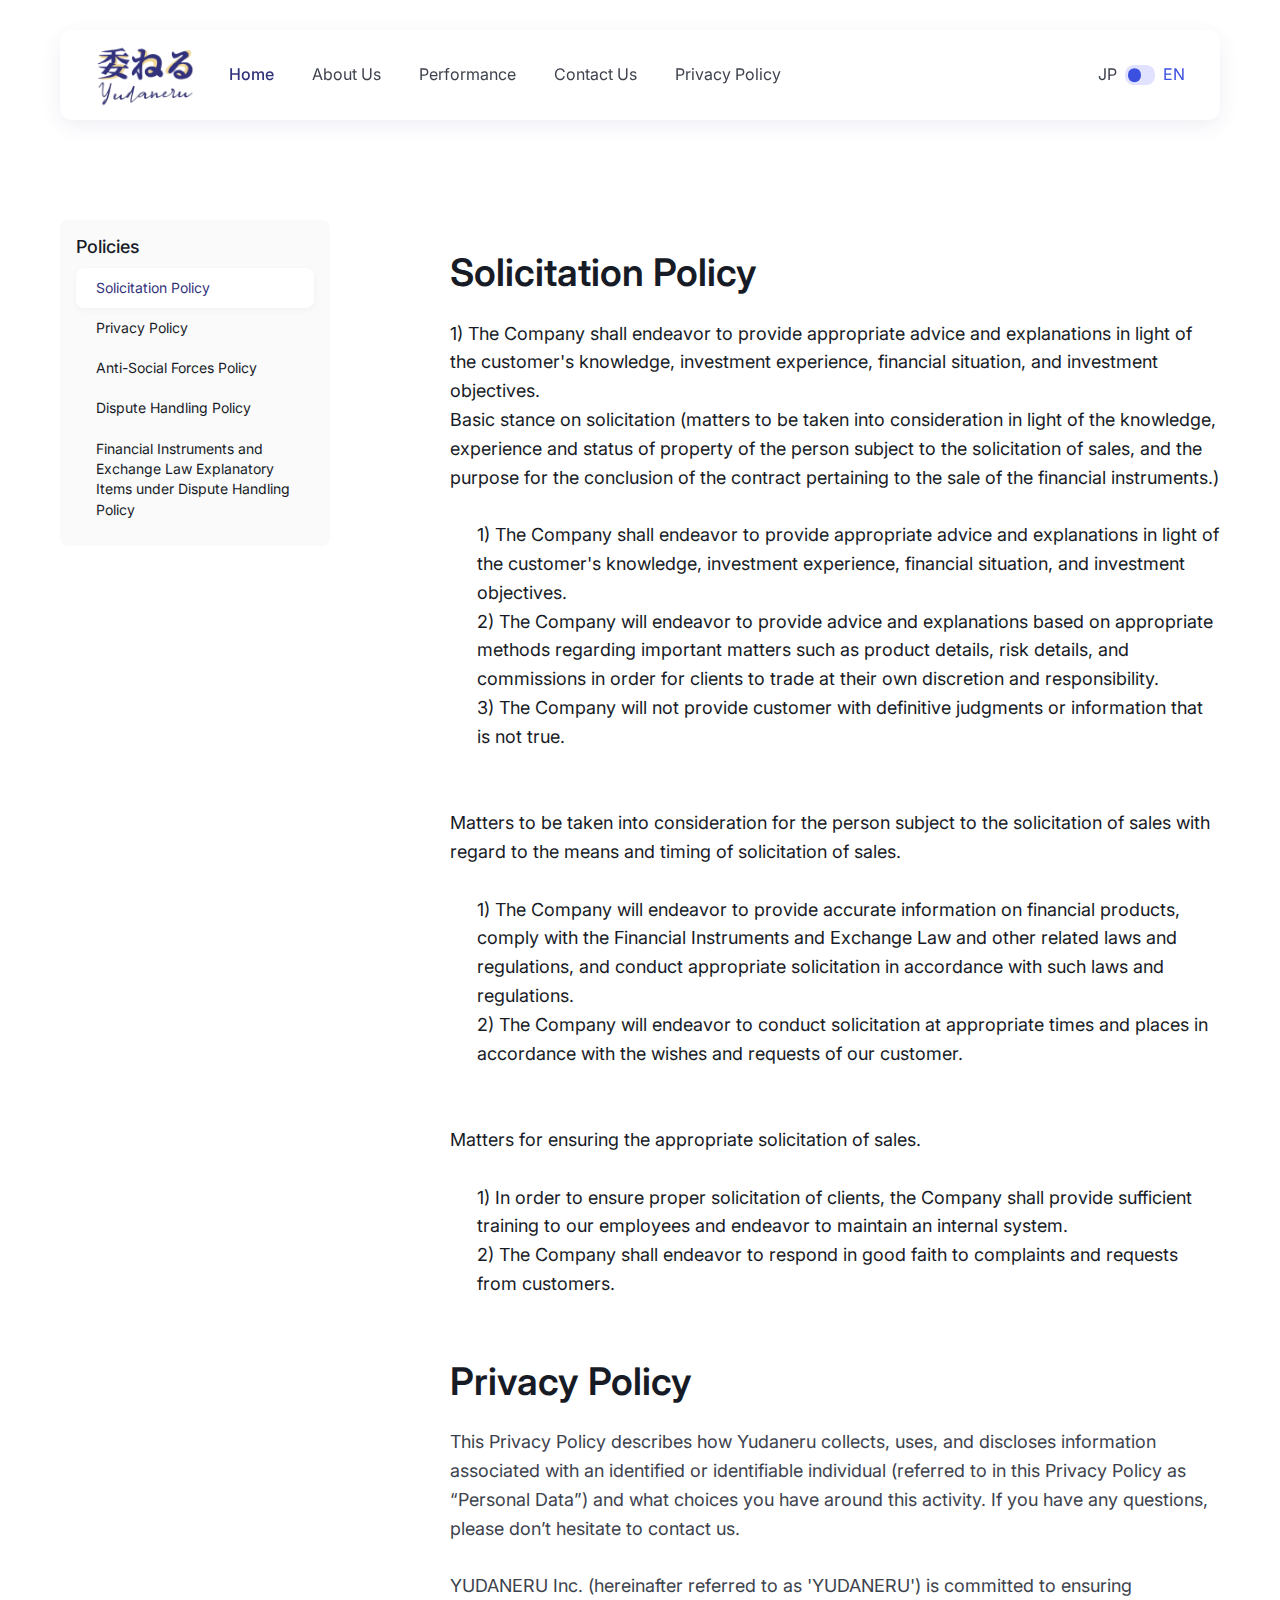
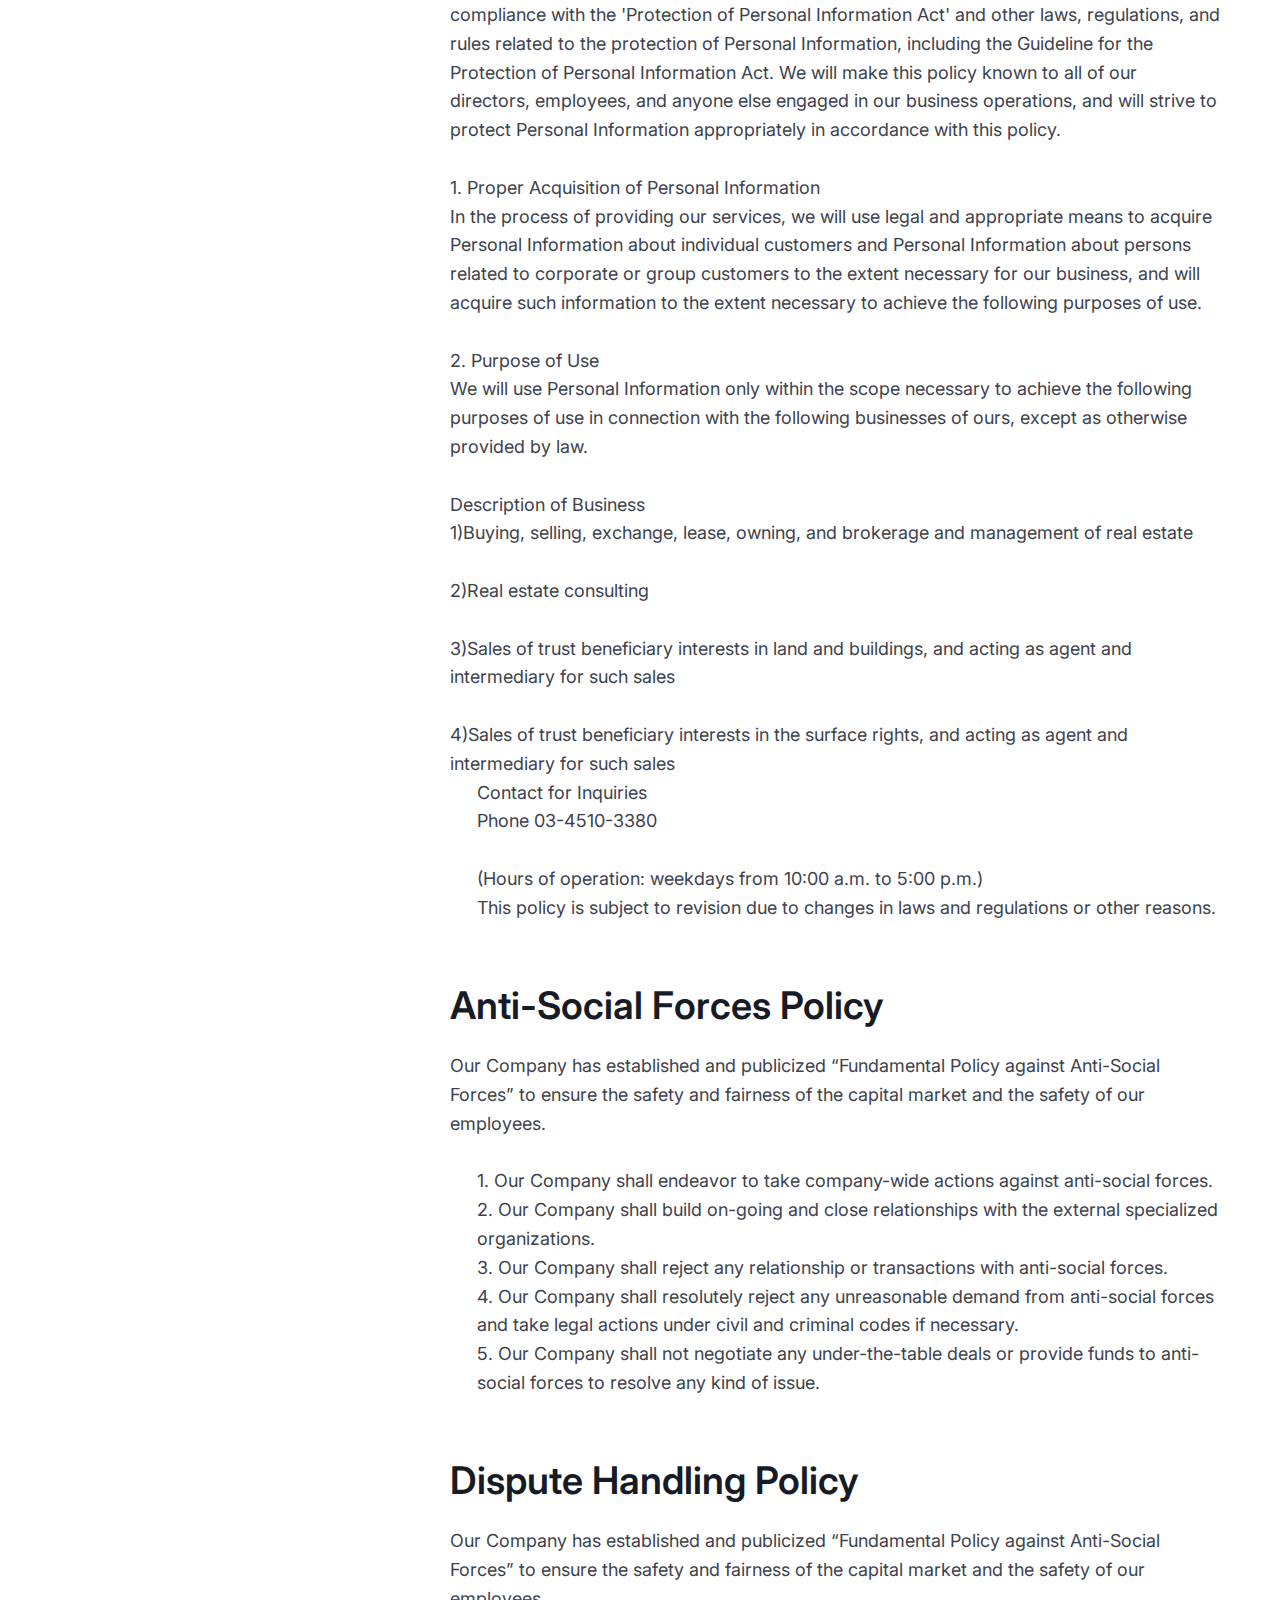
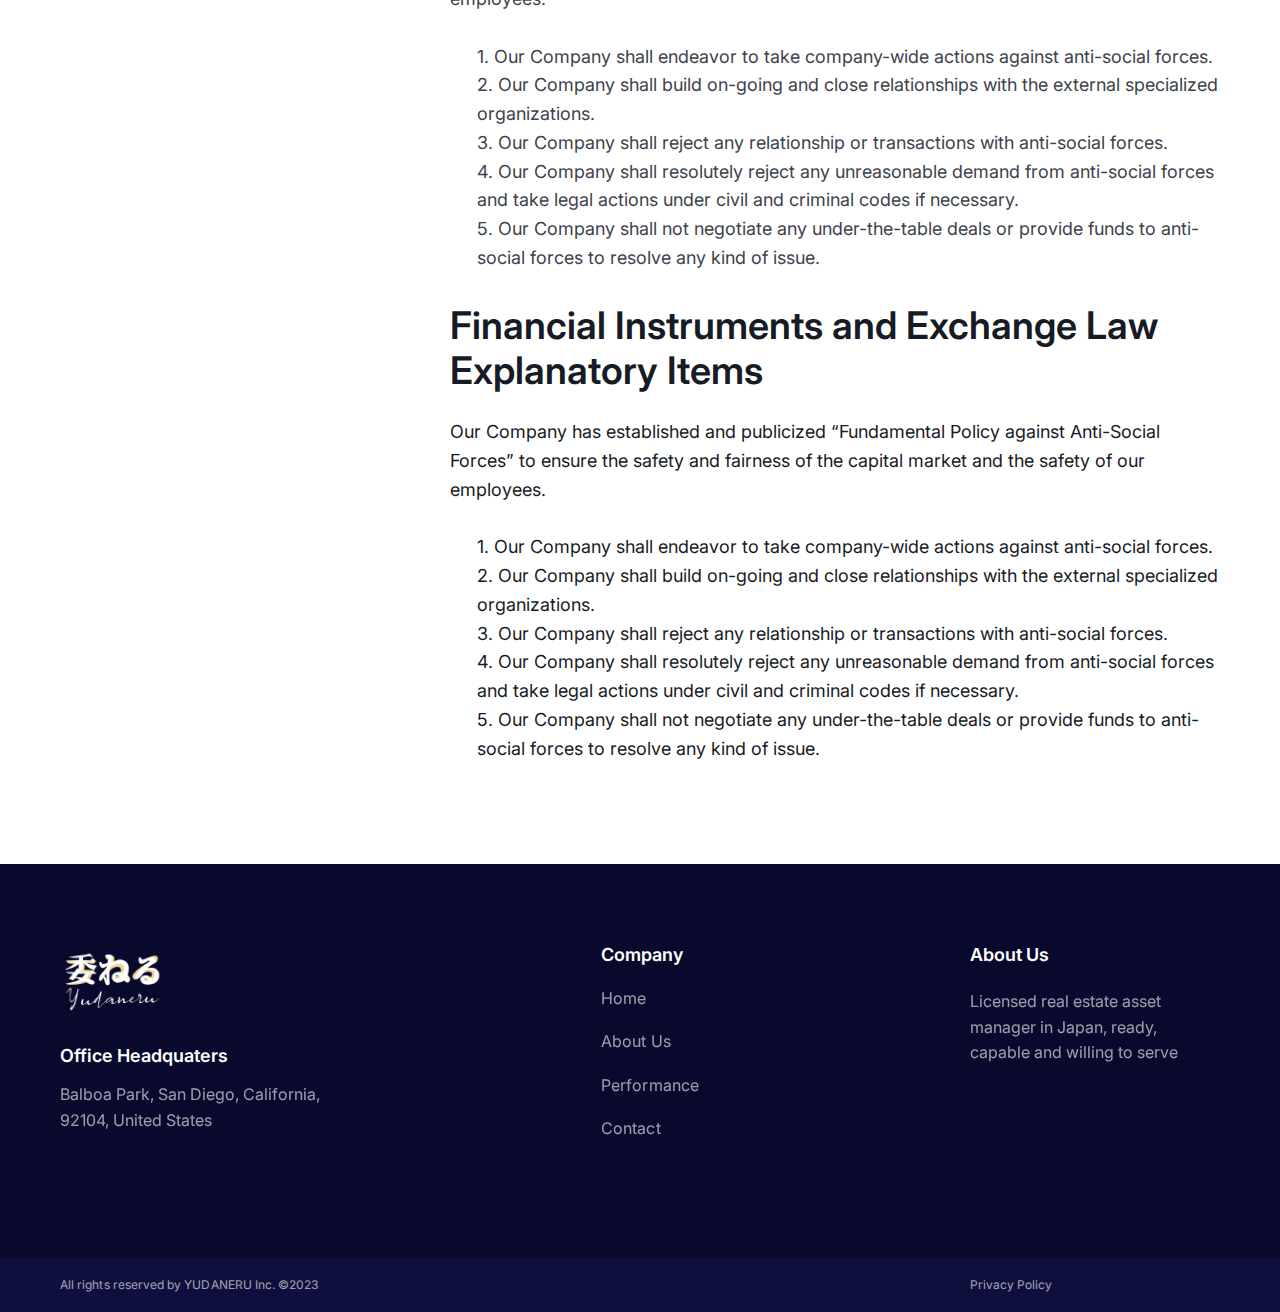
<file: privacy-policy.html>
<!DOCTYPE html>
<html lang="en">
<head>
    <meta charset="UTF-8">
    <meta name="viewport" content="width=device-width, initial-scale=1.0">
    <title>Privacy Policy</title>
    <link rel="stylesheet" href="./assets/css/main.css">
</head>
<body>
    <div class="main">
        <header class="header">
            <div class="autoContainer">
                <div class="header__inner">
                    <a class="logo" href="/">
                        <img src="./assets/images/logo.png" alt="yudaneru">
                    </a>
                    <div class="nav">
                        <div class="nav__inner">
                            <div class="nav__inner-group">
                                <a class="nav__inner-link active" href="/">Home</a>
                                <a class="nav__inner-link" href="/about.html">About Us</a>
                                <a class="nav__inner-link" href="/contact-us.html">Performance</a>
                                <a class="nav__inner-link" href="/performance.html">Contact Us</a>
                                <a class="nav__inner-link" href="/privacy-policy.html">Privacy Policy</a>
                            </div>
                            <div class="nav__inner-group">
                                <div class="switchLang active">
                                    <span>JP</span>
                                    <div class="switchLang__label"></div>
                                    <span>EN</span>
                                </div>
                            </div>
                        </div>
                    </div>
                    <button class="burger"></button>
                </div>
            </div>
        </header>
        <section class="scroll">
            <div class="autoContainer">
                <div class="scroll__inner">
                    <div class="scroll__inner-tabs">
                        <h6 class="_sm">Policies</h6>
                        <a href="" class="scrollTab active">Solicitation Policy</a>
                        <a href="" class="scrollTab">Privacy Policy</a>
                        <a href="" class="scrollTab">Anti-Social Forces Policy</a>
                        <a href="" class="scrollTab">Dispute Handling Policy</a>
                        <a href="" class="scrollTab">Financial Instruments and Exchange Law 
                            Explanatory Items under Dispute Handling Policy</a>

                    </div>
                    <div class="scroll__inner-content">
                        <div class="anchor" id="Solicitation-policy"></div>
                        <div class="scrollContent">
                            <div class="scrollContent__header">
                                <h2 class="_sm">Solicitation Policy</h2>
                            </div>
                            <div class="scrollContent__body">
                                <p class="_lg">
                                    1) The Company shall endeavor to provide appropriate advice and 
                                    explanations in light of the customer's knowledge, investment 
                                    experience, financial situation, and investment objectives. 
                                    <br>
                                    Basic stance on solicitation (matters to be taken into consideration in 
                                    light of the knowledge, experience and status of property of the person 
                                    subject to the solicitation of sales, and the purpose for the conclusion 
                                    of the contract pertaining to the sale of the financial instruments.)
                                    <br>
                                    <br>
                                    <span>
                                        1) The Company shall endeavor to provide appropriate advice and 
                                        explanations in light of the customer's knowledge, investment
                                         experience, financial situation, and investment objectives. 
                                         <br>
                                         2) The Company will endeavor to provide advice and explanations based 
                                         on appropriate methods regarding important matters such as product 
                                         details, risk details, and commissions in order for clients to trade 
                                         at their own discretion and responsibility. 
                                         <br>
                                         3) The Company will not provide customer with definitive judgments or 
                                         information that is not true.
                                    </span>

                                    <br>
                                    <br>
                                    
                                    Matters to be taken into consideration for the person subject to 
                                    the solicitation of sales with regard to the means and timing 
                                    of solicitation of sales.

                                    <br>
                                    <br>
                                    <span>
                                        1) The Company will endeavor to provide accurate information on 
                                        financial products, comply with the Financial Instruments and 
                                        Exchange Law and other related laws and regulations, and 
                                        conduct appropriate solicitation in accordance with such laws 
                                        and regulations.

                                        <br>

                                        2) The Company will endeavor to conduct solicitation at appropriate 
                                        times and places in accordance with the wishes and requests of
                                         our customer.
                                    </span>
                                    <br>
                                    <br>
                                    Matters for ensuring the appropriate solicitation of sales.
                                    <br>
                                    <br>
                                    <span>
                                        1) In order to ensure proper solicitation of clients, the Company 
                                        shall provide sufficient training to our employees and endeavor to 
                                        maintain an internal system.
                                        <br>
                                        2) The Company shall endeavor to respond in good faith to complaints 
                                        and requests from customers.
                                    </span>
                                </p>
                            </div>
                        </div>
                        <div class="anchor" id="Privacy-policy"></div>
                        <div class="scrollContent">
                            <div class="scrollContent__header">
                                <h2 class="_sm">Privacy Policy</h2>
                            </div>
                            <div class="scrollContent__body list">
                                <p class="_lg">
                                    This Privacy Policy describes how Yudaneru collects, uses, and discloses 
                                    information associated with an identified or identifiable individual (referred 
                                    to in this Privacy Policy as “Personal Data”) and what choices you have around this 
                                    activity. If you have any questions, please don’t hesitate to contact us.
                                    <br>
                                    <br>
                                    YUDANERU Inc. (hereinafter referred to as 'YUDANERU') is committed 
                                    to ensuring compliance with the 'Protection of Personal Information 
                                    Act' and other laws, regulations, and rules related to the protection 
                                    of Personal Information, including the Guideline for the Protection 
                                    of Personal Information Act. We will make this policy known to all 
                                    of our directors, employees, and anyone else engaged in our business 
                                    operations, and will strive to protect Personal Information appropriately 
                                    in accordance with this policy.
                                    <br>
                                    <br>
                                    1. Proper Acquisition of Personal Information
                                    <br>
                                    In the process of providing our services, we will use legal and appropriate
                                     means to acquire Personal Information about individual customers and Personal 
                                     Information about persons related to corporate or group customers to the extent 
                                     necessary for our business, and will acquire such information to the extent 
                                     necessary to achieve the following purposes of use. 
                                    <br>
                                    <br>
                                    2. Purpose of Use
                                    <br>
                                    We will use Personal Information only within the scope necessary to achieve 
                                    the following purposes of use in connection with the following businesses of ours, 
                                    except as otherwise provided by law.
                                    <br>
                                    <br>
                                    Description of Business
                                    <br>
                                    1)Buying, selling, exchange, lease, owning, and brokerage and management of 
                                    real estate
                                    <br>
                                    <br>
                                    2)Real estate consulting
                                    <br>
                                    <br>
                                    3)Sales of trust beneficiary interests in land and buildings, and acting as 
                                    agent and intermediary for such sales
                                    <br>
                                    <br>
                                    4)Sales of trust beneficiary interests in the surface rights, and acting as 
                                    agent and intermediary for such sales
                                    <span>
                                        Contact for Inquiries
                                        <br>
                                        Phone 03-4510-3380
                                        <br><br>
                                        (Hours of operation: weekdays from 10:00 a.m. to 5:00 p.m.) 
                                        <br>
                                        This policy is subject to revision due to changes in laws and regulations or other reasons.
                                    </span>
                                </p>
                            </div>
                        </div>
                        <div class="anchor" id="Basic-policy"></div>
                        <div class="scrollContent">
                            <div class="scrollContent__header">
                                <h2 class="_sm">Anti-Social Forces Policy</h2>
                            </div>
                            <div class="scrollContent__body list">
                                <p class="_lg">
                                    Our Company has established and publicized “Fundamental Policy 
                                    against Anti-Social Forces” to ensure the safety and fairness of 
                                    the capital market and the safety of our employees.
                                    <br>
                                    <br>
                                    <span>
                                        1. Our Company shall endeavor to take company-wide actions against anti-social forces.
                                        <br>
                                        2. Our Company shall build on-going and close relationships with the external specialized organizations.
                                        <br>
                                        3. Our Company shall reject any relationship or transactions with anti-social forces.
                                        <br>
                                        4. Our Company shall resolutely reject any unreasonable demand from anti-social forces and take legal actions under civil and criminal codes if necessary.
                                        <br>
                                        5. Our Company shall not negotiate any under-the-table deals or provide funds to anti-social forces to resolve any kind of issue.
                                    </span>
                                </p>
                            </div>
                        </div>
                        <div class="anchor" id="Handling-policy"></div>
                        <div class="scrollContent">
                            <div class="scrollContent__header">
                                <h2 class="_sm">Dispute Handling Policy</h2>
                            </div>
                            <div class="scrollContent__body list">
                                <p class="_lg">
                                    Our Company has established and publicized “Fundamental Policy 
                                    against Anti-Social Forces” to ensure the safety and fairness of 
                                    the capital market and the safety of our employees.
                                    <br>
                                    <br>
                                    <span>
                                        1. Our Company shall endeavor to take company-wide actions against anti-social forces.
                                        <br>
                                        2. Our Company shall build on-going and close relationships with the external specialized organizations.
                                        <br>
                                        3. Our Company shall reject any relationship or transactions with anti-social forces.
                                        <br>
                                        4. Our Company shall resolutely reject any unreasonable demand from anti-social forces and take legal actions under civil and criminal codes if necessary.
                                        <br>
                                        5. Our Company shall not negotiate any under-the-table deals or provide funds to anti-social forces to resolve any kind of issue.
                                    </span>
                                </p>
                            </div>
                        </div>
                        <div class="scrollContent">
                            <div class="scrollContent__header">
                                <h2 class="_sm">Financial Instruments and Exchange Law Explanatory Items </h2>
                            </div>
                            <div class="scrollContent__body">
                                <p class="_lg">
                                    Our Company has established and publicized “Fundamental Policy 
                                    against Anti-Social Forces” to ensure the safety and fairness of 
                                    the capital market and the safety of our employees.
                                    <br>
                                    <br>
                                    <span>
                                        1. Our Company shall endeavor to take company-wide actions against anti-social forces.
                                        <br>
                                        2. Our Company shall build on-going and close relationships with the external specialized organizations.
                                        <br>
                                        3. Our Company shall reject any relationship or transactions with anti-social forces.
                                        <br>
                                        4. Our Company shall resolutely reject any unreasonable demand from anti-social forces and take legal actions under civil and criminal codes if necessary.
                                        <br>
                                        5. Our Company shall not negotiate any under-the-table deals or provide funds to anti-social forces to resolve any kind of issue.
                                    </span>
                                </p>
                            </div>
                        </div>
                    </div>
                </div>
            </div>
        </section>
        <footer class="footer">
            <div class="autoContainer">
                <div class="footer__inner">
                    <div class="footer__inner-info">
                        <div class="logo">
                            <img src="./assets/images/logolight.png" alt="yudaneru">
                        </div>
                        <div class="footer__inner-info-group">
                            <h6>Office Headquaters</h6>
                            <p class="_sm">Balboa Park,	San Diego, California, 	92104, 	United States</p>
                        </div>
                    </div>
                    <div class="footer__inner-links">
                        <div class="footer__inner-links-column">
                            <h6>Company</h6>
                            <a href="/" class="footer__inner-link">Home</a>
                            <a href="/about.html" class="footer__inner-link">About Us</a>
                            <a href="/performance.html" class="footer__inner-link">Performance</a>
                            <a href="/contact-us.html" class="footer__inner-link">Contact</a>
                        </div>
                    </div>
                    <div class="footer__inner-social">
                        <h6>About Us</h6>
                        <p class="_sm">Licensed real estate asset manager in Japan, ready, capable and willing to serve</p>
                    </div>
                </div>
                <div class="footer__copyright">
                    <p class="_sm">All rights reserved by YUDANERU Inc. ©2023</p>
                    <a href="privacy-policy.html">Privacy Policy</a>
                </div>
            </div>
        </footer>
    </div>
</body>
</html>
</file>
<file: assets/css/main.css>
/*** 

====================================================================
	Reset
====================================================================

***/
@import url("https://fonts.googleapis.com/css2?family=Inter:wght@400;500;600;700&display=swap");
html {
  height: 100%;
  scroll-behavior: smooth;
}

* {
  margin: 0px;
  padding: 0px;
  border: none;
  outline: none;
  -webkit-box-sizing: border-box;
          box-sizing: border-box;
}

button {
  cursor: pointer;
  outline: none;
  background: transparent;
}

/* width */
::-webkit-scrollbar {
  width: 8px;
}

/* Track */
::-webkit-scrollbar-track {
  background: #fff;
}

/* Handle */
::-webkit-scrollbar-thumb {
  background: rgba(0, 0, 0, 0.2);
  border-radius: 10px;
}

/* Handle on hover */
::-webkit-scrollbar-thumb:hover {
  background: rgba(0, 0, 0, 0.3);
}

/*** 
  ====================================================================
      Global Settings
  ====================================================================
   ***/
body {
  height: 100%;
  cursor: default;
  font-family: "Inter", sans-serif;
  font-size: 14px;
  color: #171b26;
  line-height: 1.7;
  font-weight: 400;
  background: #fff;
  -webkit-font-smoothing: antialiased;
  -moz-font-smoothing: antialiased;
}

a {
  cursor: pointer;
  text-decoration: none;
  color: inherit;
}

ul,
li {
  list-style: none;
  padding: 0px;
  margin: 0px;
}

h1 {
  font-weight: 700;
  line-height: 1.15;
}

h2,
h3,
h4,
h5,
h6 {
  font-family: "Inter", sans-serif;
  font-weight: 600;
  line-height: 1.2;
}

/* Typography */
h1 {
  font-size: 56px;
}

h2 {
  font-size: 48px;
}
h2._sm {
  font-size: 40px;
}

h3 {
  font-size: 32px;
}

h4 {
  font-size: 24px;
}
h4_sm {
  font-size: 22px;
}

h5 {
  font-size: 22px;
}

h6 {
  font-size: 18px;
}

p {
  font-size: 16px;
  line-height: 1.6;
}
p._lg {
  font-size: 18px;
}
p_sm {
  font-size: 14px;
}

.nowrap {
  white-space: nowrap;
}

.autoContainer {
  max-width: 1290px;
  margin: 0 auto;
  padding: 0 60px;
}

.logo {
  display: -webkit-box;
  display: -ms-flexbox;
  display: flex;
  font-size: 20px;
  width: 5em;
  height: 3.5em;
}
.logo img {
  width: 100%;
  height: 100%;
  -o-object-fit: contain;
     object-fit: contain;
}

.ratioImage {
  position: relative;
  padding-bottom: 65%;
  width: 100%;
}
.ratioImage img {
  position: absolute;
  top: 0;
  left: 0;
  width: 100%;
  height: 100%;
  -o-object-fit: cover;
     object-fit: cover;
}

.button {
  cursor: pointer;
  display: -webkit-box;
  display: -ms-flexbox;
  display: flex;
  -webkit-box-align: center;
      -ms-flex-align: center;
          align-items: center;
  -webkit-box-pack: center;
      -ms-flex-pack: center;
          justify-content: center;
  padding: 1em 1.5em;
  border: 1px solid transparent;
  border-radius: 8px;
  font-family: "Inter", sans-serif;
  color: #32327c;
  font-style: normal;
  font-weight: 500;
  font-size: 16px;
  line-height: 1;
  -webkit-transition: all 0.3s ease;
  transition: all 0.3s ease;
}
.button--primary {
  background-color: #32327c;
  border-color: #32327c;
  color: #fff;
}
.button--primary:hover {
  color: #32327c;
  background: #fff;
}
.button--icon {
  position: relative;
  width: 1.3em;
  height: 1.3em;
  padding: 0;
}
.button--icon.smIcon {
  width: 1em;
  height: 1em;
}
.button--icon:hover::after {
  opacity: 0.2;
  -webkit-transform: scale(1.6);
          transform: scale(1.6);
}
.button--icon::after {
  position: absolute;
  content: "";
  top: 0;
  left: 0;
  width: 100%;
  height: 100%;
  background: currentColor;
  border-radius: 50%;
  opacity: 0;
  -webkit-transition: 0.2s ease-out;
  transition: 0.2s ease-out;
}

.header + section {
  margin-top: 120px;
}

.main {
  display: -webkit-box;
  display: -ms-flexbox;
  display: flex;
  -webkit-box-orient: vertical;
  -webkit-box-direction: normal;
      -ms-flex-direction: column;
          flex-direction: column;
  min-height: 100%;
}

.header {
  position: absolute;
  top: 30px;
  left: 0;
  width: 100%;
  z-index: 1;
  -webkit-transition: 0.2s ease-out;
  transition: 0.2s ease-out;
  -webkit-transition-property: opacity, padding, -webkit-transform;
  transition-property: opacity, padding, -webkit-transform;
  transition-property: opacity, transform, padding;
  transition-property: opacity, transform, padding, -webkit-transform;
}
.header .autoContainer {
  max-width: 1360px;
}
.header__inner {
  position: relative;
  z-index: 2;
  padding: 10px 35px;
  -webkit-box-shadow: 0px 6px 20px rgba(50, 50, 124, 0.08);
          box-shadow: 0px 6px 20px rgba(50, 50, 124, 0.08);
  background-color: #fff;
  border-radius: 12px;
  display: -webkit-box;
  display: -ms-flexbox;
  display: flex;
  -webkit-box-align: center;
      -ms-flex-align: center;
          align-items: center;
  -webkit-box-pack: justify;
      -ms-flex-pack: justify;
          justify-content: space-between;
  gap: 30px;
}
.header__inner .logo {
  position: relative;
  -webkit-transition: 0.25s ease-out;
  transition: 0.25s ease-out;
}
.header__inner .logo img {
  width: 100%;
  height: 100%;
  -o-object-fit: contain;
     object-fit: contain;
}
.header__inner .nav {
  -webkit-box-flex: 1;
      -ms-flex-positive: 1;
          flex-grow: 1;
  max-width: 980px;
}
.header__inner .nav__inner {
  display: -webkit-box;
  display: -ms-flexbox;
  display: flex;
  width: 100%;
  -webkit-box-align: center;
      -ms-flex-align: center;
          align-items: center;
  -webkit-box-pack: justify;
      -ms-flex-pack: justify;
          justify-content: space-between;
}
.header__inner .nav__inner-group {
  display: -webkit-box;
  display: -ms-flexbox;
  display: flex;
  -webkit-box-align: center;
      -ms-flex-align: center;
          align-items: center;
  gap: 30px;
}
.header__inner .nav__inner-group .switchLang {
  display: -webkit-box;
  display: -ms-flexbox;
  display: flex;
  font-size: 16px;
  gap: 0.5em;
}
.header__inner .nav__inner-group .switchLang.active span:first-child {
  color: #3d424d;
}
.header__inner .nav__inner-group .switchLang.active span:last-child {
  color: #3c50e0;
}
.header__inner .nav__inner-group .switchLang.active.switchLang__label::after {
  left: calc(100% - 1.05em);
}
.header__inner .nav__inner-group .switchLang span {
  cursor: pointer;
  font-style: normal;
  font-weight: 400;
  line-height: 1.2;
  color: #3d424d;
  -webkit-transition: 0.3s ease-out;
  transition: 0.3s ease-out;
}
.header__inner .nav__inner-group .switchLang span:first-child {
  color: #3c50e0;
}
.header__inner .nav__inner-group .switchLang__label {
  cursor: pointer;
  display: -webkit-box;
  display: -ms-flexbox;
  display: flex;
  position: relative;
  height: 1.2em;
  width: 1.9em;
  -ms-flex-negative: 0;
      flex-shrink: 0;
  border-radius: 0.55em;
  background-color: #e0e2ff;
}
.header__inner .nav__inner-group .switchLang__label::after {
  position: absolute;
  content: "";
  top: 50%;
  left: 0.2em;
  width: 0.85em;
  height: 0.85em;
  border-radius: 50%;
  background: #3c50e0;
  -webkit-transform: translateY(-50%);
          transform: translateY(-50%);
  -webkit-transition: 0.3s ease-out;
  transition: 0.3s ease-out;
}
.header__inner .nav__inner-link {
  position: relative;
  display: -webkit-box;
  display: -ms-flexbox;
  display: flex;
  -webkit-box-align: center;
      -ms-flex-align: center;
          align-items: center;
  padding: 4px;
  color: #3d424d;
  font-family: "Inter", sans-serif;
  font-weight: 400;
  font-size: 16px;
  line-height: 1.2;
  -webkit-transition: 0.3 ease-out;
  transition: 0.3 ease-out;
}
.header__inner .nav__inner-link.active {
  color: #32327c;
  font-weight: 500;
}
.header__inner .nav__inner-link:hover {
  color: #32327c;
  opacity: 0.8;
}
.header__inner .burger {
  display: none;
}
.header.sticky {
  position: fixed;
  top: -10px;
  -webkit-transition-duration: 0.5s;
          transition-duration: 0.5s;
  border-radius: 0 0 12px 12px;
}

.burger {
  cursor: pointer;
  display: block;
  position: relative;
  font-size: 10px;
  width: 2.6em;
  height: 2em;
  color: #3c50e0;
  background: transparent;
  -webkit-transition: 0.2s ease;
  transition: 0.2s ease;
}

.footer {
  margin-top: auto;
  background: #09092d;
  overflow: hidden;
}
.footer__inner {
  padding: 80px 0 120px 0;
  color: #fff;
  display: -webkit-box;
  display: -ms-flexbox;
  display: flex;
  -webkit-box-pack: justify;
      -ms-flex-pack: justify;
          justify-content: space-between;
}
.footer__inner-info {
  display: -webkit-box;
  display: -ms-flexbox;
  display: flex;
  -webkit-box-orient: vertical;
  -webkit-box-direction: normal;
      -ms-flex-direction: column;
          flex-direction: column;
  gap: 24px;
  width: 270px;
}
.footer__inner-info .logo {
  font-size: 22px;
}
.footer__inner-info .logo img {
  -o-object-position: left;
     object-position: left;
}
.footer__inner-info p {
  color: #fff;
  opacity: 0.6;
  margin-top: 1em;
}
.footer__inner-links {
  display: -webkit-box;
  display: -ms-flexbox;
  display: flex;
  -webkit-box-pack: space-evenly;
      -ms-flex-pack: space-evenly;
          justify-content: space-evenly;
  width: calc(100% - 600px);
}
.footer__inner-links-column {
  display: -webkit-box;
  display: -ms-flexbox;
  display: flex;
  -webkit-box-orient: vertical;
  -webkit-box-direction: normal;
      -ms-flex-direction: column;
          flex-direction: column;
  gap: 24px;
}
.footer__inner-link {
  color: #fff;
  opacity: 0.6;
  font-family: "Inter", sans-serif;
  font-weight: 400;
  font-size: 16px;
  line-height: 1.2;
  letter-spacing: 0.005em;
  -webkit-transition: 0.2s ease-out;
  transition: 0.2s ease-out;
}
.footer__inner-link:hover {
  color: #fff;
  opacity: 1;
}
.footer__inner-social {
  display: -webkit-box;
  display: -ms-flexbox;
  display: flex;
  -webkit-box-orient: vertical;
  -webkit-box-direction: normal;
      -ms-flex-direction: column;
          flex-direction: column;
  width: 250px;
  gap: 24px;
}
.footer__inner-social p {
  color: #fff;
  opacity: 0.6;
}
.footer__copyright {
  position: relative;
  z-index: 0;
  display: -webkit-box;
  display: -ms-flexbox;
  display: flex;
  -webkit-box-align: center;
      -ms-flex-align: center;
          align-items: center;
  -webkit-box-pack: justify;
      -ms-flex-pack: justify;
          justify-content: space-between;
  font-size: 12px;
  padding: 1.4em 0;
}
.footer__copyright p {
  font-style: normal;
  font-weight: 400;
  font-size: inherit;
  line-height: 1.2;
  text-align: center;
  letter-spacing: 0.005em;
  color: #fff;
  opacity: 0.6;
}
.footer__copyright a {
  font-family: "Inter", sans-serif;
  font-size: inherit;
  color: #fff;
  opacity: 0.6;
  -webkit-transition: 0.2s ease-out;
  transition: 0.2s ease-out;
  width: 250px;
}
.footer__copyright a:hover {
  color: #fff;
  opacity: 1;
}
.footer__copyright::after {
  position: absolute;
  content: "";
  top: 0;
  left: 50%;
  width: 105vw;
  height: 100%;
  -webkit-transform: translateX(-50%);
          transform: translateX(-50%);
  background-color: #0f0f3d;
  z-index: -1;
}

.hero {
  padding: 100px 0 120px 0;
  display: -webkit-box;
  display: -ms-flexbox;
  display: flex;
  -webkit-box-orient: vertical;
  -webkit-box-direction: normal;
      -ms-flex-direction: column;
          flex-direction: column;
  min-height: calc(100vh - 120px);
}
.hero .autoContainer {
  display: -webkit-box;
  display: -ms-flexbox;
  display: flex;
  -webkit-box-orient: vertical;
  -webkit-box-direction: normal;
      -ms-flex-direction: column;
          flex-direction: column;
  -webkit-box-flex: 1;
      -ms-flex-positive: 1;
          flex-grow: 1;
  width: 100%;
}
.hero .autoContainer > div {
  -webkit-box-flex: 1;
      -ms-flex-positive: 1;
          flex-grow: 1;
}
.hero__inner {
  display: -webkit-box;
  display: -ms-flexbox;
  display: flex;
  -webkit-box-align: center;
      -ms-flex-align: center;
          align-items: center;
  -webkit-box-pack: justify;
      -ms-flex-pack: justify;
          justify-content: space-between;
  gap: 30px;
  min-height: 100%;
  max-height: 1100px;
}
.hero__inner-content {
  margin: 0 auto;
  width: 500px;
}
.hero__inner-content strong {
  display: block;
  margin-bottom: 1em;
  color: #32327c;
  font-style: normal;
  font-weight: 600;
  font-size: 16px;
  line-height: 1.2;
  letter-spacing: 0.1em;
  text-transform: uppercase;
}
.hero__inner-content h1 {
  font-weight: 700;
  text-transform: capitalize;
  margin-bottom: 0.44em;
}
.hero__inner-content .button {
  width: -webkit-fit-content;
  width: -moz-fit-content;
  width: fit-content;
  margin-top: 45px;
}
.hero__inner-banner {
  width: calc(100% - 530px);
  -ms-flex-item-align: stretch;
      -ms-grid-row-align: stretch;
      align-self: stretch;
  max-width: 520px;
  display: -webkit-box;
  display: -ms-flexbox;
  display: flex;
  -webkit-box-orient: vertical;
  -webkit-box-direction: normal;
      -ms-flex-direction: column;
          flex-direction: column;
  -webkit-box-pack: center;
      -ms-flex-pack: center;
          justify-content: center;
}
.hero__inner-banner._advanced {
  max-width: 600px;
}
.hero__inner-banner._advanced .hero__banner {
  height: 600px;
}
.hero__banner {
  position: relative;
  border-radius: 20px;
  height: 100%;
  width: 100%;
  max-height: 650px;
  z-index: 0;
}
.hero__banner img {
  border-radius: inherit;
  width: 100%;
  height: 100%;
  -o-object-fit: cover;
     object-fit: cover;
}
.hero--border {
  position: relative;
}
.hero--border::after {
  position: absolute;
  content: "";
  top: 100%;
  left: 50%;
  width: 90%;
  max-width: 1170px;
  height: 2px;
  background: rgba(224, 226, 255, 0.8);
  -webkit-transform: translate(-50%);
          transform: translate(-50%);
}

.whyUs {
  background: #f7f7fa;
  padding: 120px 0;
}
.whyUs__inner {
  display: -webkit-box;
  display: -ms-flexbox;
  display: flex;
  -webkit-box-pack: justify;
      -ms-flex-pack: justify;
          justify-content: space-between;
  gap: 30px;
}
.whyUs__inner-banner {
  width: calc(100% - 500px);
  max-width: 500px;
}
.whyUs__inner-banner img {
  width: 100%;
  height: 100%;
  -o-object-fit: contain;
     object-fit: contain;
}
.whyUs__inner-content {
  width: 500px;
  margin: 0 auto;
  display: -webkit-box;
  display: -ms-flexbox;
  display: flex;
  -webkit-box-orient: vertical;
  -webkit-box-direction: normal;
      -ms-flex-direction: column;
          flex-direction: column;
  gap: 25px;
  font-weight: 500;
}
.whyUs__inner-content h2 {
  font-weight: 700;
  line-height: 1.2;
  -webkit-columns: #171b26;
     -moz-columns: #171b26;
          columns: #171b26;
}
.whyUs__list {
  display: -webkit-box;
  display: -ms-flexbox;
  display: flex;
  -webkit-box-orient: vertical;
  -webkit-box-direction: normal;
      -ms-flex-direction: column;
          flex-direction: column;
  gap: 30px;
}
.whyUs__list-item {
  position: relative;
  font-size: 24px;
  padding-left: 3em;
}
.whyUs__list-item-icon {
  position: absolute;
  left: 0;
  width: 2em;
  height: 2em;
}
.whyUs__list-item-icon img {
  width: 100%;
  height: 100%;
  -o-object-fit: contain;
     object-fit: contain;
}
.whyUs__list-item p {
  margin-top: 0.5em;
}

.grid__inner h2 {
  margin-bottom: 60px;
  text-align: center;
}
.grid__inner-row {
  display: -webkit-box;
  display: -ms-flexbox;
  display: flex;
  -ms-flex-wrap: wrap;
      flex-wrap: wrap;
  -webkit-box-pack: justify;
      -ms-flex-pack: justify;
          justify-content: space-between;
  gap: 48px 30px;
}

.gridItem {
  width: calc(33.3% - 20px);
  max-width: 358px;
}
.gridItem__image {
  width: 100%;
  margin-bottom: 24px;
}
.gridItem__info {
  display: -webkit-box;
  display: -ms-flexbox;
  display: flex;
  -webkit-box-align: center;
      -ms-flex-align: center;
          align-items: center;
  -webkit-box-pack: justify;
      -ms-flex-pack: justify;
          justify-content: space-between;
  gap: 10px;
}
.gridItem__info-social {
  display: -webkit-box;
  display: -ms-flexbox;
  display: flex;
  -webkit-box-align: center;
      -ms-flex-align: center;
          align-items: center;
  -webkit-box-pack: end;
      -ms-flex-pack: end;
          justify-content: flex-end;
}
.gridItem .button--icon {
  margin-right: 22px;
  width: 16px;
  height: 16px;
}
.gridItem .button--icon:last-child {
  margin-right: 0;
}
.gridItem .ratioImage {
  padding-bottom: 104%;
}
.gridItem h4 {
  margin-bottom: 4px;
}
.gridItem p {
  color: #3d424d;
}

.grid--service {
  padding: 120px 0;
}
.grid--service .gridItem {
  padding: 36px 20px;
  -webkit-box-shadow: 0px 2px 8px rgba(16, 24, 40, 0.06);
          box-shadow: 0px 2px 8px rgba(16, 24, 40, 0.06);
  border-radius: 8px;
  background: #fefefe;
  -webkit-transition: all 0.2s ease-in-out 0s;
  transition: all 0.2s ease-in-out 0s;
  cursor: pointer;
}
.grid--service .gridItem__image {
  display: -webkit-box;
  display: -ms-flexbox;
  display: flex;
  -webkit-box-align: center;
      -ms-flex-align: center;
          align-items: center;
  -webkit-box-pack: center;
      -ms-flex-pack: center;
          justify-content: center;
  width: 70px;
  height: 70px;
  margin: 0 auto 48px;
}
.grid--service .gridItem__image img {
  width: 100%;
  height: 100%;
  -o-object-fit: contain;
     object-fit: contain;
}
.grid--service .gridItem__info {
  -webkit-box-orient: vertical;
  -webkit-box-direction: normal;
      -ms-flex-direction: column;
          flex-direction: column;
  text-align: center;
  gap: 16px;
  -webkit-box-pack: justify;
      -ms-flex-pack: justify;
          justify-content: space-between;
}
.grid--service .gridItem__info p {
  max-width: 280px;
  margin: 0 auto;
}
.grid--service .gridItem:hover {
  -webkit-box-shadow: 0px 12px 24px rgba(16, 24, 40, 0.08);
          box-shadow: 0px 12px 24px rgba(16, 24, 40, 0.08);
}

.grid--invest {
  background: #f7f7fa;
}
.grid--invest .grid__inner {
  padding: 120px 0 85px;
  max-width: 1096px;
  margin: 0 auto;
}
.grid--invest .gridItem {
  background-color: #fff;
  padding: 32px;
  -webkit-box-shadow: 0px 2px 8px rgba(16, 24, 40, 0.06);
          box-shadow: 0px 2px 8px rgba(16, 24, 40, 0.06);
  border-radius: 12px;
  display: -webkit-box;
  display: -ms-flexbox;
  display: flex;
  -webkit-box-orient: vertical;
  -webkit-box-direction: normal;
      -ms-flex-direction: column;
          flex-direction: column;
  -webkit-box-align: start;
      -ms-flex-align: start;
          align-items: flex-start;
  -webkit-box-pack: justify;
      -ms-flex-pack: justify;
          justify-content: space-between;
}
.grid--invest .gridItem h4 {
  margin-bottom: 16px;
}
.grid--invest .gridItem p {
  margin-bottom: 24px;
  -webkit-box-flex: 1;
      -ms-flex: 1;
          flex: 1;
  line-height: 1.65em;
  max-width: 270px;
}

.grid--team {
  padding: 120px 0;
}
.grid--team .grid__inner-row {
  max-width: 1135px;
  margin: 0 auto;
  -webkit-box-pack: start;
      -ms-flex-pack: start;
          justify-content: flex-start;
}

.grid--achievement {
  background-color: #f7f7fa;
}
.grid--achievement .grid__inner {
  padding: 155px 0 85px;
}
.grid--achievement .grid__inner-header {
  max-width: 570px;
  margin: 0 auto 60px;
  text-align: center;
}
.grid--achievement .grid__inner-header h2 {
  margin-bottom: 16px;
}
.grid--achievement .grid__inner-header p {
  color: #3d424d;
}
.grid--achievement .grid__inner-row {
  gap: 20px;
}
.grid--achievement .gridItem {
  width: calc(33.3% - 15px);
  padding: 23px 30px;
  background-color: #fff;
  text-align: center;
  -webkit-box-shadow: 0px 4px 16px rgba(16, 24, 40, 0.04);
          box-shadow: 0px 4px 16px rgba(16, 24, 40, 0.04);
  border-radius: 8px;
}
.grid--achievement .gridItem h3 {
  color: #32327c;
  font-weight: 700;
  margin-bottom: 8px;
}
.grid--achievement .gridItem p {
  color: #3d424d;
}

.grid--selection {
  background-color: #fafafa;
  padding: 120px 0;
}
.grid--selection .grid__inner h3 {
  color: #32327c;
  margin-bottom: 52px;
}
.grid--selection .grid__inner-row {
  gap: 30px;
  -webkit-box-pack: start;
      -ms-flex-pack: start;
          justify-content: flex-start;
}
.grid--selection .gridItem {
  width: calc(33.3% - 20px);
  -webkit-box-shadow: 0px 2px 4px rgba(16, 24, 40, 0.04);
          box-shadow: 0px 2px 4px rgba(16, 24, 40, 0.04);
  border-radius: 8px;
  overflow: hidden;
  background-color: #fff;
  -webkit-transition: all 0.2s ease-in-out 0s;
  transition: all 0.2s ease-in-out 0s;
  cursor: pointer;
  max-width: 370px;
}
.grid--selection .gridItem__image {
  margin-bottom: 0;
}
.grid--selection .gridItem__image .ratioImage {
  padding-bottom: 76.5%;
}
.grid--selection .gridItem__info {
  -webkit-box-orient: vertical;
  -webkit-box-direction: normal;
      -ms-flex-direction: column;
          flex-direction: column;
  -webkit-box-align: start;
      -ms-flex-align: start;
          align-items: flex-start;
  text-align: left;
  padding: 25px;
  gap: 0;
}
.grid--selection .gridItem__info-row {
  width: 100%;
  max-width: 290px;
  margin-top: 16px;
  display: -webkit-box;
  display: -ms-flexbox;
  display: flex;
  -webkit-box-align: center;
      -ms-flex-align: center;
          align-items: center;
  -webkit-box-pack: justify;
      -ms-flex-pack: justify;
          justify-content: space-between;
  gap: 10px;
}
.grid--selection .gridItem__info-row p {
  max-width: 150px;
}
.grid--selection .gridItem__info-row p strong {
  display: block;
  margin-right: unset !important;
}
.grid--selection .gridItem h4 {
  margin-bottom: 8px;
}
.grid--selection .gridItem p strong {
  color: #171b26;
  font-weight: 500;
  margin-right: 0.5em;
}

.feedbacks {
  padding: 120px 0;
}
.feedbacks__inner {
  display: -webkit-box;
  display: -ms-flexbox;
  display: flex;
  -webkit-box-align: center;
      -ms-flex-align: center;
          align-items: center;
  -webkit-box-pack: center;
      -ms-flex-pack: center;
          justify-content: center;
}
.feedbacks__slider {
  position: relative;
  width: 100%;
  max-width: 700px;
  margin: 0 !important;
  z-index: 0;
}
.feedbacks__slider-item {
  font-size: 30px;
  display: -webkit-box !important;
  display: -ms-flexbox !important;
  display: flex !important;
  -webkit-box-orient: vertical;
  -webkit-box-direction: normal;
      -ms-flex-direction: column;
          flex-direction: column;
  -webkit-box-align: center;
      -ms-flex-align: center;
          align-items: center;
  -webkit-box-pack: space-evenly;
      -ms-flex-pack: space-evenly;
          justify-content: space-evenly;
  height: 100%;
  gap: 1em;
  border-radius: 8px;
  border: 1px dashed rgba(50, 50, 124, 0.5);
  padding: 1em 3.4em;
  background: #f5f5fa;
}
.feedbacks__slider-item p {
  font-style: italic;
  font-weight: 400;
  font-size: 20px;
  line-height: 1.5;
  text-align: center;
  color: #171b26;
}

.roadmap {
  padding: 120px 0;
  background-color: #32327c;
}
.roadmap__inner h2 {
  margin-bottom: 1.3em;
  color: #fff;
  text-align: center;
  font-style: normal;
  font-weight: 600;
}
.roadmap__inner-track {
  position: relative;
  display: -webkit-box;
  display: -ms-flexbox;
  display: flex;
  -ms-flex-pack: distribute;
      justify-content: space-around;
  gap: 1em;
  font-size: 20px;
  z-index: 0;
}
.roadmap__inner-track::before {
  position: absolute;
  content: "";
  top: 0.9em;
  left: 0;
  width: 100%;
  height: 0;
  border-top: 1px dashed rgba(255, 255, 255, 0.2);
  z-index: -1;
}
.roadmap__item {
  font-size: inherit;
  max-width: 210px;
}
.roadmap__item-badge {
  display: -webkit-box;
  display: -ms-flexbox;
  display: flex;
  -webkit-box-pack: center;
      -ms-flex-pack: center;
          justify-content: center;
  font-size: inherit;
}
.roadmap__item-badge span {
  background-color: #32327c;
  border: 1px dashed rgba(255, 255, 255, 0.2);
  border-radius: 0.4em;
  padding: 0.4em 0.8em;
  color: #fff;
  font-style: normal;
  font-weight: 500;
  line-height: 1.2;
  text-align: center;
}
.roadmap__item-content {
  position: relative;
  border-radius: 12px;
  padding: 1em;
  margin-top: 4em;
  background-color: #ebebeb;
  display: -webkit-box;
  display: -ms-flexbox;
  display: flex;
  -webkit-box-orient: vertical;
  -webkit-box-direction: normal;
      -ms-flex-direction: column;
          flex-direction: column;
  -webkit-box-align: center;
      -ms-flex-align: center;
          align-items: center;
  text-align: center;
  gap: 10px;
}
.roadmap__item-content strong {
  font-size: 18px;
  font-style: normal;
  font-weight: 600;
  line-height: 1.2;
  text-align: center;
  letter-spacing: -0.01em;
  color: #171b26;
}
.roadmap__item-content p {
  font-style: normal;
  font-weight: 500;
  font-size: 14px;
  line-height: 1.6;
  text-align: center;
  letter-spacing: -0.01em;
  color: #3d424d;
}
.roadmap__item-content::after {
  position: absolute;
  content: "";
  bottom: 100%;
  left: 50%;
  font-size: inherit;
  border-right: 1em solid transparent;
  border-left: 1em solid transparent;
  border-bottom: 1em solid #ebebeb;
  -webkit-transform: translateX(-50%);
          transform: translateX(-50%);
}

.overview {
  padding: 120px 0;
}
.overview__inner {
  display: -webkit-box;
  display: -ms-flexbox;
  display: flex;
  -webkit-box-orient: vertical;
  -webkit-box-direction: normal;
      -ms-flex-direction: column;
          flex-direction: column;
  -webkit-box-pack: justify;
      -ms-flex-pack: justify;
          justify-content: space-between;
  gap: 60px;
}
.overview__inner h2 {
  text-align: center;
  font-weight: 700;
}
.overview__inner-row {
  display: -webkit-box;
  display: -ms-flexbox;
  display: flex;
  border-bottom: 1px solid #e5e5e5;
}
.overviewContent {
  padding: 16px 16px;
  width: calc(100% - 250px);
  display: -webkit-box;
  display: -ms-flexbox;
  display: flex;
  -webkit-box-align: center;
      -ms-flex-align: center;
          align-items: center;
  gap: 16px;
  background-color: #f7f7fa;
}
.overviewContent--caption {
  background-color: #ebebeb;
  width: 250px;
  -webkit-box-align: start;
      -ms-flex-align: start;
          align-items: flex-start;
}
.overviewContent--caption h6 {
  font-weight: 700;
}
.overviewContent p {
  color: #3d424d;
  line-height: 1.5;
}

.heroTitle {
  background-color: #32327c;
  margin: 0 !important;
}
.heroTitle__inner {
  display: -webkit-box;
  display: -ms-flexbox;
  display: flex;
  -webkit-box-align: center;
      -ms-flex-align: center;
          align-items: center;
  -webkit-box-pack: center;
      -ms-flex-pack: center;
          justify-content: center;
  min-height: 50vh;
  padding: 130px 0 60px 0;
  color: #fff;
  text-align: center;
}

.map {
  overflow: hidden;
  z-index: 0;
  -webkit-box-flex: 1;
      -ms-flex-positive: 1;
          flex-grow: 1;
  display: -webkit-box;
  display: -ms-flexbox;
  display: flex;
}
.map .autoContainer {
  width: 100%;
}
.map .autoContainer > div {
  height: 100%;
}
.map__inner {
  display: -webkit-box;
  display: -ms-flexbox;
  display: flex;
  -webkit-box-align: center;
      -ms-flex-align: center;
          align-items: center;
  padding: 195px 0;
  position: relative;
}
.map__inner-info {
  position: relative;
  z-index: 1;
  margin-left: 35px;
  width: 100%;
  max-width: 375px;
  padding: 40px;
  display: -webkit-box;
  display: -ms-flexbox;
  display: flex;
  -webkit-box-orient: vertical;
  -webkit-box-direction: normal;
      -ms-flex-direction: column;
          flex-direction: column;
  gap: 16px;
  background-color: #fff;
  -webkit-box-shadow: 0px 8px 40px -4px rgba(50, 50, 124, 0.08);
          box-shadow: 0px 8px 40px -4px rgba(50, 50, 124, 0.08);
  border-radius: 12px;
}
.map__inner-info p {
  color: #3d424d;
  font-style: normal;
  font-weight: 400;
  font-size: 16px;
  line-height: 1.5;
}
.map__inner-info ul {
  display: -webkit-box;
  display: -ms-flexbox;
  display: flex;
  -webkit-box-orient: vertical;
  -webkit-box-direction: normal;
      -ms-flex-direction: column;
          flex-direction: column;
  gap: 16px;
  margin-top: 16px;
}
.map__inner-info ul li {
  display: -webkit-box;
  display: -ms-flexbox;
  display: flex;
  -webkit-box-align: start;
      -ms-flex-align: start;
          align-items: flex-start;
  gap: 15px;
}
.map__inner-info ul li span {
  display: -webkit-inline-box;
  display: -ms-inline-flexbox;
  display: inline-flex;
  padding-top: 4px;
}
.map__inner-info ul li span svg {
  width: 18px;
  height: 18px;
}
.map__inner-map {
  position: absolute;
  top: 0;
  left: 30%;
  width: 100%;
  height: 100%;
}
.map__inner-map img {
  width: 100%;
  height: 100%;
  -o-object-fit: cover;
     object-fit: cover;
}

.scroll {
  padding: 100px 0;
}
.scroll__inner {
  display: -webkit-box;
  display: -ms-flexbox;
  display: flex;
  -webkit-box-pack: justify;
      -ms-flex-pack: justify;
          justify-content: space-between;
}
.scroll__inner-tabs {
  position: sticky;
  top: 100px;
  width: 270px;
  padding: 16px;
  background-color: #fafafa;
  border-radius: 8px;
  -ms-flex-item-align: start;
      align-self: flex-start;
}
.scroll__inner-tabs h6 {
  font-weight: 500;
  margin-bottom: 10px;
}
.scroll__inner-tabs a {
  display: block;
  padding: 10px 20px;
  border-radius: 8px;
  color: #171b26;
  line-height: 1.45em;
}
.scroll__inner-tabs a.active {
  -webkit-box-shadow: 0px 2px 6px rgba(0, 0, 0, 0.04);
          box-shadow: 0px 2px 6px rgba(0, 0, 0, 0.04);
  background: #fff;
  color: #32327c;
}
.scroll__inner-content {
  display: -webkit-box;
  display: -ms-flexbox;
  display: flex;
  -webkit-box-orient: vertical;
  -webkit-box-direction: normal;
      -ms-flex-direction: column;
          flex-direction: column;
  -webkit-box-pack: justify;
      -ms-flex-pack: justify;
          justify-content: space-between;
  gap: 30px;
  width: calc(100% - 330px);
  max-width: 770px;
}

.anchor {
  position: relative;
  top: -60px;
}

.scrollContent__header {
  display: -webkit-box;
  display: -ms-flexbox;
  display: flex;
  -webkit-box-orient: vertical;
  -webkit-box-direction: normal;
      -ms-flex-direction: column;
          flex-direction: column;
  gap: 16px;
  margin-bottom: 24px;
}
.scrollContent__body {
  display: -webkit-box;
  display: -ms-flexbox;
  display: flex;
  -webkit-box-orient: vertical;
  -webkit-box-direction: normal;
      -ms-flex-direction: column;
          flex-direction: column;
  gap: 16px;
}
.scrollContent__body.list p {
  color: #3d424d;
}
.scrollContent__body p span {
  padding-left: 1.5em;
  display: block;
}

@media (max-width: 1280px) {
  h1 {
    font-size: 52px;
  }
  h2 {
    font-size: 45px;
  }
  h2._sm {
    font-size: 38px;
  }
}
@media (max-width: 1160px) {
  h1 {
    font-size: 46px;
  }
  h2._sm {
    font-size: 38px;
  }
  .autoContainer {
    padding: 0 40px;
  }
  .header + section {
    margin-top: 105px;
  }
  .header {
    top: 20px;
  }
  .header__inner {
    margin: 0 -10px;
  }
  .header__inner .logo {
    font-size: 18px;
  }
  .hero {
    padding: 80px 0 100px 0;
  }
  .hero__inner {
    height: unset;
    min-height: 60vh;
  }
  .hero__inner-content {
    width: 430px;
  }
  .hero__inner-banner {
    width: calc(100% - 450px);
    max-width: 430px;
  }
  .whyUs {
    padding: 100px 0;
  }
  .whyUs__inner-content {
    margin: 0;
  }
  .whyUs__list {
    gap: 20px;
  }
  .whyUs__list-item {
    font-size: 20px;
  }
  .grid--service {
    padding: 100px 0;
  }
  .grid--service .grid__inner-row {
    gap: 30px;
  }
  .grid--service .gridItem {
    width: calc(33.3% - 20px);
  }
  .grid--service .gridItem__image {
    margin-bottom: 38px;
    width: 65px;
    height: 65px;
  }
  .grid--service .gridItem__info {
    gap: 12px;
  }
  .grid--invest .grid__inner {
    padding: 100px 0 80px;
  }
  .grid--achievement .grid__inner {
    padding: 140px 0 80px;
  }
  .grid--achievement .grid__inner-row {
    gap: 30px 20px;
  }
  .grid__inner h2 {
    margin-bottom: 50px;
  }
  .grid__inner-row {
    gap: 40px 30px;
    -webkit-box-pack: space-evenly;
        -ms-flex-pack: space-evenly;
            justify-content: space-evenly;
  }
  .gridItem {
    width: calc(33.3% - 20px);
  }
  .grid h4 {
    font-size: 22px;
  }
  .grid p {
    font-size: 15px;
  }
  .grid--team {
    padding: 100px 0;
  }
  .grid--selection {
    padding: 100px 0;
  }
  .grid--selection .grid__inner h3 {
    margin-bottom: 45px;
  }
  .grid--selection .grid__inner-row {
    gap: 25px;
  }
  .grid--selection .gridItem {
    width: calc(33.3% - 18px);
  }
  .grid--selection .gridItem__info {
    padding: 20px;
  }
  .feedbacks {
    padding: 100px 0;
  }
  .feedbacks__slider-item {
    padding: 25px 80px;
  }
  .feedbacks__slider-item p {
    font-size: 18px;
  }
  .heroTitle__inner {
    padding: 110px 0 40px 0;
  }
  .map__inner {
    padding: 190px 0;
  }
  .map__inner-info {
    margin: 0;
  }
  .map__inner-map {
    left: 65%;
    width: 105vw;
    -webkit-transform: translate(-50%);
            transform: translate(-50%);
  }
}
@media (max-width: 1025px) {
  body {
    font-size: 13px;
  }
  h1 {
    font-size: 42px;
  }
  h2 {
    font-size: 40px;
  }
  h2._sm {
    font-size: 32px;
  }
  h3 {
    font-size: 28px;
  }
  .autoContainer {
    padding: 0 30px;
  }
  .button {
    font-size: 14px;
  }
  .header + section {
    margin-top: 100px;
  }
  .header__inner {
    -webkit-box-pack: justify;
        -ms-flex-pack: justify;
            justify-content: space-between;
  }
  .header__inner .logo {
    font-size: 16px;
  }
  .header__inner .burger {
    display: block;
    z-index: 2;
  }
  .nav {
    position: fixed;
    top: 0;
    left: 0;
    width: 100%;
    height: 100%;
    background: rgba(23, 27, 38, 0.4);
    -webkit-backdrop-filter: blur(4px);
            backdrop-filter: blur(4px);
    z-index: 0;
    -webkit-transform: translate(100%);
            transform: translate(100%);
    opacity: 0;
    pointer-events: none;
    max-width: unset !important;
    -webkit-transition: all 0s ease 0.25s, opacity 0.2s ease-in-out 0s;
    transition: all 0s ease 0.25s, opacity 0.2s ease-in-out 0s;
  }
  .nav__inner {
    position: absolute;
    top: 0;
    left: 0;
    width: 35%;
    min-width: 280px;
    height: 100%;
    -webkit-box-orient: vertical;
    -webkit-box-direction: normal;
        -ms-flex-direction: column;
            flex-direction: column;
    -webkit-box-align: start;
        -ms-flex-align: start;
            align-items: flex-start;
    -webkit-box-pack: start;
        -ms-flex-pack: start;
            justify-content: flex-start;
    -webkit-box-sizing: border-box;
            box-sizing: border-box;
    background: #fff;
    -webkit-box-shadow: 0px 4px 24px -1px rgba(23, 27, 38, 0.2);
            box-shadow: 0px 4px 24px -1px rgba(23, 27, 38, 0.2);
    padding: 50px 25px;
    -webkit-transform: translate(-100%);
            transform: translate(-100%);
    opacity: 0;
    -webkit-transition: 0.15s ease-in-out 0s;
    transition: 0.15s ease-in-out 0s;
  }
  .nav__inner-group {
    -webkit-box-orient: vertical;
    -webkit-box-direction: normal;
        -ms-flex-direction: column;
            flex-direction: column;
    -webkit-box-align: start;
        -ms-flex-align: start;
            align-items: flex-start;
    padding: 25px 0;
    gap: 8px;
    color: #171b26;
    border-top: 1px solid #fff;
    width: 100%;
  }
  .nav__inner-group:first-child {
    border: 0;
  }
  .nav__inner-link {
    color: #171b26;
  }
  .footer__inner {
    padding: 80px 0;
  }
  .hero {
    padding: 60px 0 80px 0;
  }
  .whyUs {
    padding: 80px 0;
  }
  .grid--service {
    padding: 80px 0;
  }
  .grid--service .grid__inner-row {
    gap: 25px;
  }
  .grid--service .gridItem {
    width: calc(33.3% - 17px);
  }
  .grid--service .gridItem__image {
    margin-bottom: 30px;
    width: 60px;
    height: 60px;
  }
  .grid--service .gridItem__info {
    gap: 10px;
  }
  .grid--invest .grid__inner {
    padding: 90px 0 70px;
  }
  .grid--invest .gridItem {
    padding: 27px;
  }
  .grid--achievement .grid__inner {
    padding: 120px 0 70px;
  }
  .grid--achievement .grid__inner-header {
    margin-bottom: 50px;
  }
  .grid--achievement .grid__inner-header h2 {
    margin-bottom: 12px;
  }
  .grid--achievement .grid__inner-row {
    gap: 30px 20px;
  }
  .grid__inner h2 {
    margin-bottom: 45px;
  }
  .grid__inner-row {
    gap: 35px 25px;
  }
  .gridItem {
    width: calc(33.3% - 18px);
  }
  .grid h4 {
    font-size: 20px;
  }
  .grid p {
    font-size: 14px;
  }
  .grid--team {
    padding: 80px 0;
  }
  .grid--selection {
    padding: 80px 0;
  }
  .grid--selection .grid__inner h3 {
    margin-bottom: 40px;
  }
  .grid--selection .grid__inner-row {
    gap: 25px 15px;
  }
  .grid--selection .gridItem {
    width: calc(33.3% - 10px);
  }
  .grid--selection .gridItem__info {
    padding: 20px;
  }
  .grid--selection .gridItem__info h4 {
    margin-bottom: 5px;
  }
  .grid--selection .gridItem-row {
    margin-top: 12px;
    max-width: 315px;
  }
  .feedbacks {
    padding: 80px 0;
  }
  .feedbacks__slider-item {
    padding: 25px 60px;
  }
  .feedbacks__slider-item p {
    font-size: 16px;
  }
  .overview {
    padding: 100px 0;
  }
  .overview__inner {
    gap: 45px;
  }
  .scroll {
    padding: 80px 0;
  }
  .scroll__inner-tabs {
    width: 260px;
  }
  .scroll__inner-content {
    width: calc(100% - 300px);
    gap: 20px;
  }
  .scrollContent__header {
    margin-bottom: 20px;
    gap: 12px;
  }
}
@media (max-width: 940px) {
  h1 {
    font-size: 38px;
  }
  h4 {
    font-size: 22px;
  }
  h4._sm {
    font-size: 20px;
  }
  .autoContainer {
    padding: 0 25px;
  }
  .footer__inner {
    padding: 60px 0;
    -ms-flex-wrap: wrap;
        flex-wrap: wrap;
    gap: 30px 20px;
  }
  .footer__inner-links {
    width: calc(100% - 300px);
  }
  .footer__inner-social {
    width: 100%;
    max-width: 400px;
  }
  .footer__copyright {
    width: calc(100% - 300px);
    text-align: center;
  }
  .hero {
    padding: 60px 0;
  }
  .hero__inner {
    gap: 20px;
    min-height: 55vh;
  }
  .hero__inner-content {
    width: 350px;
  }
  .hero__inner-banner {
    width: calc(100% - 370px);
    max-width: 350px;
  }
  .whyUs {
    padding: 60px 0;
  }
  .whyUs__inner {
    -webkit-box-orient: vertical;
    -webkit-box-direction: reverse;
        -ms-flex-direction: column-reverse;
            flex-direction: column-reverse;
  }
  .whyUs__inner-banner {
    width: 100%;
    max-width: 600px;
    margin: 0 auto;
  }
  .whyUs__inner-content {
    width: 100%;
    max-width: 600px;
    margin: 0 auto;
  }
  .grid--service {
    padding: 70px 0;
  }
  .grid--service .grid__inner-row {
    gap: 10px;
  }
  .grid--service .gridItem {
    padding: 30px 15px;
    width: calc(33.3% - 7px);
  }
  .grid--service .gridItem__image {
    margin-bottom: 25px;
    width: 55px;
    height: 55px;
  }
  .grid--service .gridItem__info {
    gap: 8px;
  }
  .grid--achievement .grid__inner {
    padding: 100px 0 60px;
  }
  .grid--achievement .grid__inner-header {
    margin-bottom: 40px;
    max-width: 530px;
  }
  .grid--achievement .grid__inner-row {
    gap: 10px;
  }
  .grid--achievement .gridItem {
    padding: 20px 10px;
  }
  .grid--achievement .gridItem h3 {
    margin-bottom: 5px;
  }
  .grid--invest .grid__inner {
    padding: 70px 0 50px;
  }
  .grid--invest .grid__inner-row {
    gap: 10px;
  }
  .grid--invest .gridItem {
    padding: 25px 20px;
    width: calc(33.3% - 7px);
  }
  .grid__inner h2 {
    margin-bottom: 35px;
  }
  .grid__inner-row {
    gap: 25px 15px;
  }
  .gridItem {
    width: calc(33.3% - 10px);
  }
  .grid h4 {
    font-size: 18px;
  }
  .grid--team {
    padding: 60px 0;
  }
  .grid--selection .grid__inner h3 {
    margin-bottom: 35px;
  }
  .grid--selection .grid__inner-row {
    gap: 25px 20px;
  }
  .grid--selection .gridItem {
    width: calc(50% - 15px);
    max-width: unset;
  }
  .feedbacks {
    padding: 60px 0;
  }
  .feedbacks__inner {
    -webkit-box-orient: vertical;
    -webkit-box-direction: normal;
        -ms-flex-direction: column;
            flex-direction: column;
    gap: 30px;
  }
  .feedbacks__slider {
    width: 100%;
  }
  .overview {
    padding: 80px 0;
  }
  .overview__inner {
    gap: 35px;
  }
  .overviewContent {
    padding: 12px;
    width: calc(100% - 214px);
  }
  .overviewContent h6._sm {
    font-size: 14px;
  }
  .overviewContent p {
    font-size: 14px;
  }
  .overviewContent--caption {
    width: 214px;
  }
  .roadmap {
    padding: 80px 0;
  }
  .roadmap__inner-track {
    -webkit-box-orient: vertical;
    -webkit-box-direction: normal;
        -ms-flex-direction: column;
            flex-direction: column;
    gap: 1.5em;
  }
  .roadmap__inner-track::before {
    position: absolute;
    content: "";
    top: 0;
    left: 2em;
    width: 1px;
    height: 100%;
    border: unset;
    border-left: 1px dashed rgba(255, 255, 255, 0.2);
  }
  .roadmap__item {
    display: -webkit-box;
    display: -ms-flexbox;
    display: flex;
    -webkit-box-align: center;
        -ms-flex-align: center;
            align-items: center;
    width: 100%;
    max-width: unset;
  }
  .roadmap__item-content {
    margin: 0 0 0 3em;
  }
  .roadmap__item-content::after {
    bottom: 50%;
    left: unset;
    right: 100%;
    border: unset;
    border-top: 1em solid transparent;
    border-bottom: 1em solid transparent;
    border-right: 1em solid #ebebeb;
  }
  .map__inner {
    padding: 80px 0;
  }
  .scroll__inner-tabs {
    width: 245px;
  }
  .scroll__inner-content {
    width: calc(100% - 280px);
  }
  .scrollContent__header {
    margin-bottom: 18px;
    gap: 10px;
  }
  .scrollContent__body p._lg {
    font-size: 16px;
  }
}
@media (max-width: 768px) {
  body {
    font-size: 12px;
  }
  h1 {
    font-size: 36px;
  }
  h2 {
    font-size: 32px;
  }
  h2 h2._sm {
    font-size: 28px;
  }
  h4 {
    font-size: 20px;
  }
  h4._sm {
    font-size: 22px;
  }
  .autoContainer {
    padding: 0 15px;
  }
  .header + section {
    margin-top: 90px;
  }
  .header {
    top: 15px;
  }
  .header__inner {
    padding: 10px 15px;
  }
  .header__inner .logo {
    font-size: 14px;
  }
  .hero {
    padding: 40px 0;
  }
  .hero__inner {
    -webkit-box-orient: vertical;
    -webkit-box-direction: reverse;
        -ms-flex-direction: column-reverse;
            flex-direction: column-reverse;
  }
  .hero__inner-content {
    width: 100%;
    max-width: 450px;
  }
  .hero__inner-content strong {
    font-size: 14px;
  }
  .hero__inner ._advanced .hero__banner {
    padding-bottom: 100%;
  }
  .hero__inner-banner {
    width: 100%;
    max-width: 450px;
    margin: 0 auto;
  }
  .grid--service {
    padding: 60px 0;
  }
  .grid--service .grid__inner-row {
    gap: 25px 20px;
  }
  .grid--service .gridItem {
    padding: 40px 30px;
    width: calc(50% - 15px);
  }
  .grid--service .gridItem__info {
    max-width: 245px;
    margin: 0 auto;
  }
  .grid--invest .grid__inner-row {
    gap: 25px 15px;
  }
  .grid--invest .gridItem {
    width: calc(50% - 15px);
  }
  .grid--invest .gridItem h4 {
    margin-bottom: 12px;
  }
  .grid--invest .gridItem p {
    margin-bottom: 20px;
  }
  .grid--achievement .grid__inner {
    padding: 80px 0 50px;
  }
  .grid--achievement .grid__inner-header {
    margin-bottom: 30px;
  }
  .grid--achievement .grid__inner-header h2 {
    margin-bottom: 10px;
  }
  .grid--achievement .grid__inner-row {
    gap: 25px 15px;
  }
  .grid--achievement .gridItem {
    width: calc(50% - 15px);
    max-width: unset;
  }
  .grid__inner-row {
    gap: 20px;
  }
  .gridItem {
    width: calc(50% - 15px);
  }
  .gridItem__image {
    margin-bottom: 20px;
  }
  .grid--team {
    padding: 60px 0;
  }
  .grid--team .grid__inner-row {
    -webkit-box-pack: start;
        -ms-flex-pack: start;
            justify-content: flex-start;
  }
  .grid--selection {
    padding: 60px 0;
  }
  .grid--selection .grid__inner h3 {
    margin-bottom: 30px;
  }
  .grid--selection .grid__inner-row {
    gap: 25px 15px;
  }
  .grid--selection .gridItem {
    width: calc(50% - 10px);
  }
  .feedbacks__slider-item {
    padding: 25px 35px;
  }
  .roadmap {
    padding: 60px 0;
  }
  .map__inner {
    padding: 50% 0 60px 0;
  }
  .map__inner-info {
    margin: 0 auto;
    padding: 30px;
  }
  .map__inner-map {
    left: 50%;
    top: -10%;
    height: 80%;
    width: 105vw;
    -webkit-transform: translate(-50%);
            transform: translate(-50%);
  }
  .scroll {
    padding: 60px 0;
  }
  .scroll__inner-tabs {
    width: 230px;
    padding: 12px;
    border-radius: 6px;
  }
  .scroll__inner-tabs a {
    padding: 9px 11px;
  }
  .scroll__inner-content {
    width: calc(100% - 260px);
    gap: 15px;
  }
  .scrollContent__header {
    margin-bottom: 15px;
    gap: 6px;
  }
  .scrollContent__body p._lg {
    font-size: 14px;
  }
}
@media (max-width: 660px) {
  .button {
    font-size: 12px;
  }
  .grid--service {
    padding: 50px 0;
  }
  .grid--service .grid__inner-row {
    gap: 20px 15px;
  }
  .grid--service .gridItem {
    padding: 30px 15px;
    width: calc(50% - 10px);
  }
  .grid--service .gridItem__image {
    margin-bottom: 20px;
    width: 50px;
    height: 50px;
  }
  .grid--service .gridItem__info {
    gap: 8px;
  }
  .grid--invest .grid__inner {
    padding: 60px 0 45px;
  }
  .grid--invest .grid__inner-row {
    gap: 20px 10px;
  }
  .grid--invest .gridItem {
    padding: 20px;
    width: calc(50% - 10px);
  }
  .grid--achievement .grid__inner {
    padding: 70px 0 50px;
  }
  .grid__inner-row {
    gap: 20px 15px;
  }
  .gridItem {
    width: calc(50% - 10px);
    max-width: unset;
  }
  .grid--team {
    padding: 50px 0;
  }
  .grid--selection .grid__inner-row {
    gap: 20px 10px;
  }
  .grid--selection .gridItem {
    width: calc(50% - 5px);
  }
  .grid--selection .gridItem__info {
    padding: 15px;
  }
  .overview {
    padding: 60px 0;
  }
  .overview__inner {
    gap: 30px;
  }
  .overviewContent {
    width: calc(100% - 160px);
  }
  .overviewContent--caption {
    width: 160px;
  }
  .scroll {
    padding: 40px 0;
  }
  .scroll__inner {
    display: -webkit-box;
    display: -ms-flexbox;
    display: flex;
    -webkit-box-orient: vertical;
    -webkit-box-direction: normal;
        -ms-flex-direction: column;
            flex-direction: column;
    gap: 30px;
  }
  .scroll__inner-tabs {
    width: 100%;
    padding: 12px;
    border-radius: 6px;
    position: static;
  }
  .scroll__inner-tabs a {
    padding: 9px 11px;
  }
  .scroll__inner-content {
    width: 100%;
    padding-left: 0;
    gap: 20px;
  }
  .scrollContent__header {
    margin-bottom: 15px;
    gap: 6px;
  }
}
@media (max-width: 560px) {
  h1 {
    font-size: 32px;
  }
  h2 {
    font-size: 32px;
  }
  h2._sm {
    font-size: 24px;
  }
  p {
    font-size: 14px;
  }
  p._lg {
    font-size: 16px;
  }
  p._sm {
    font-size: 14px;
  }
  .header {
    top: 10px;
  }
  .header__inner {
    padding: 10px 10px;
  }
  .header__inner .logo {
    font-size: 12px;
  }
  .header__inner .burger {
    font-size: 8px;
  }
  .footer__inner-info {
    -webkit-box-orient: horizontal;
    -webkit-box-direction: normal;
        -ms-flex-direction: row;
            flex-direction: row;
    -webkit-box-align: center;
        -ms-flex-align: center;
            align-items: center;
    -webkit-box-pack: justify;
        -ms-flex-pack: justify;
            justify-content: space-between;
    width: 100%;
  }
  .footer__inner-info-group {
    width: 55%;
    max-width: 210px;
    padding-left: 10px;
    border-left: 1px solid rgba(255, 255, 255, 0.2);
  }
  .footer__inner-info h6 {
    font-size: 14px;
  }
  .footer__inner-info p {
    font-size: 10px;
  }
  .footer__inner-links {
    width: 100%;
    -webkit-box-pack: justify;
        -ms-flex-pack: justify;
            justify-content: space-between;
    padding-top: 30px;
    -webkit-box-ordinal-group: 2;
        -ms-flex-order: 1;
            order: 1;
    border-top: 1px solid rgba(255, 255, 255, 0.2);
  }
  .footer__copyright {
    font-size: 10px;
    -webkit-box-orient: vertical;
    -webkit-box-direction: reverse;
        -ms-flex-direction: column-reverse;
            flex-direction: column-reverse;
    gap: 0.5em;
  }
  .footer__copyright a {
    width: auto;
  }
  .whyUs__list {
    gap: 16px;
  }
  .whyUs__list-item {
    font-size: 18px;
  }
  .whyUs__list-item h4 {
    font-size: 18px;
  }
  .grid--service .grid__inner-row {
    gap: 20px 10px;
  }
  .grid--service .gridItem {
    padding: 30px 15px;
    width: 100%;
    max-width: 400px;
    margin: 0 auto;
  }
  .grid--service .gridItem__info {
    gap: 5px;
  }
  .grid--invest .grid__inner {
    padding: 50px 0 40px;
  }
  .grid--invest .gridItem {
    padding: 20px;
    width: 100%;
  }
  .grid--achievement .grid__inner {
    padding: 50px 0 40px;
  }
  .grid--achievement .grid__inner-header {
    margin-bottom: 30px;
  }
  .grid--achievement .grid__inner-header h2 {
    margin-bottom: 10px;
  }
  .grid--achievement .grid__inner-row {
    gap: 20px 10px;
  }
  .grid--achievement .gridItem {
    width: calc(50% - 10px);
    padding: 15px;
  }
  .grid__inner-row {
    gap: 20px 10px;
  }
  .gridItem {
    width: 100%;
    max-width: 400px;
    margin: 0 auto;
  }
  .gridItem__image {
    width: 100%;
    margin-bottom: 24px;
  }
  .grid--selection .grid__inner {
    max-width: 450px;
    margin: 0 auto;
  }
  .grid--selection .grid__inner h3 {
    margin-bottom: 25px;
  }
  .grid--selection .grid__inner-row {
    gap: 20px;
  }
  .grid--selection .gridItem {
    width: 100%;
  }
  .grid--selection .gridItem__info {
    padding: 15px;
  }
  .overview {
    padding: 50px 0;
  }
  .overviewContent {
    width: calc(100% - 160px);
    -webkit-box-orient: vertical;
    -webkit-box-direction: normal;
        -ms-flex-direction: column;
            flex-direction: column;
    -webkit-box-align: center;
        -ms-flex-align: center;
            align-items: center;
  }
  .overviewContent--caption {
    width: 160px;
    -webkit-box-pack: start;
        -ms-flex-pack: start;
            justify-content: flex-start;
  }
  .roadmap__inner-track {
    font-size: 18px;
    gap: 1em;
  }
  .roadmap-item-content {
    margin-left: 1.4em;
  }
  .map__inner {
    padding: 70% 0 60px 0;
  }
  .map__inner-map {
    left: 50%;
    top: -20%;
    height: 80%;
    width: 105vw;
    -webkit-transform: translate(-50%);
            transform: translate(-50%);
  }
}
@media (max-width: 460px) {
  h1 {
    font-size: 32px;
  }
  h2 {
    font-size: 28px;
  }
  .grid--service .gridItem {
    padding: 30px 15px;
    width: 100%;
    max-width: 350px;
  }
  .grid--service .gridItem__info {
    gap: 5px;
  }
  .grid__inner h2 {
    margin-bottom: 30px;
  }
  .grid__inner-row {
    gap: 20px;
  }
  .grid--achievement .grid__inner-header {
    margin-bottom: 20px;
  }
  .grid--achievement .grid__inner-row {
    gap: 20px;
  }
  .grid--achievement .gridItem {
    width: 100%;
  }
  .overview__inner-content {
    overflow-x: scroll;
  }
  .overview__inner-row {
    -webkit-box-orient: vertical;
    -webkit-box-direction: normal;
        -ms-flex-direction: column;
            flex-direction: column;
    -webkit-box-align: start;
        -ms-flex-align: start;
            align-items: flex-start;
  }
  .overviewContent {
    width: 100%;
  }
  .overviewContent--caption {
    -webkit-box-pack: start;
        -ms-flex-pack: start;
            justify-content: flex-start;
  }
  .roadmap__inner-track {
    font-size: 16px;
  }
  .scroll__inner {
    gap: 20px;
  }
  .scroll__inner-content {
    width: 100%;
    gap: 15px;
  }
  .scrollContent__header {
    margin-bottom: 10px;
    gap: 6px;
  }
}
</file>
